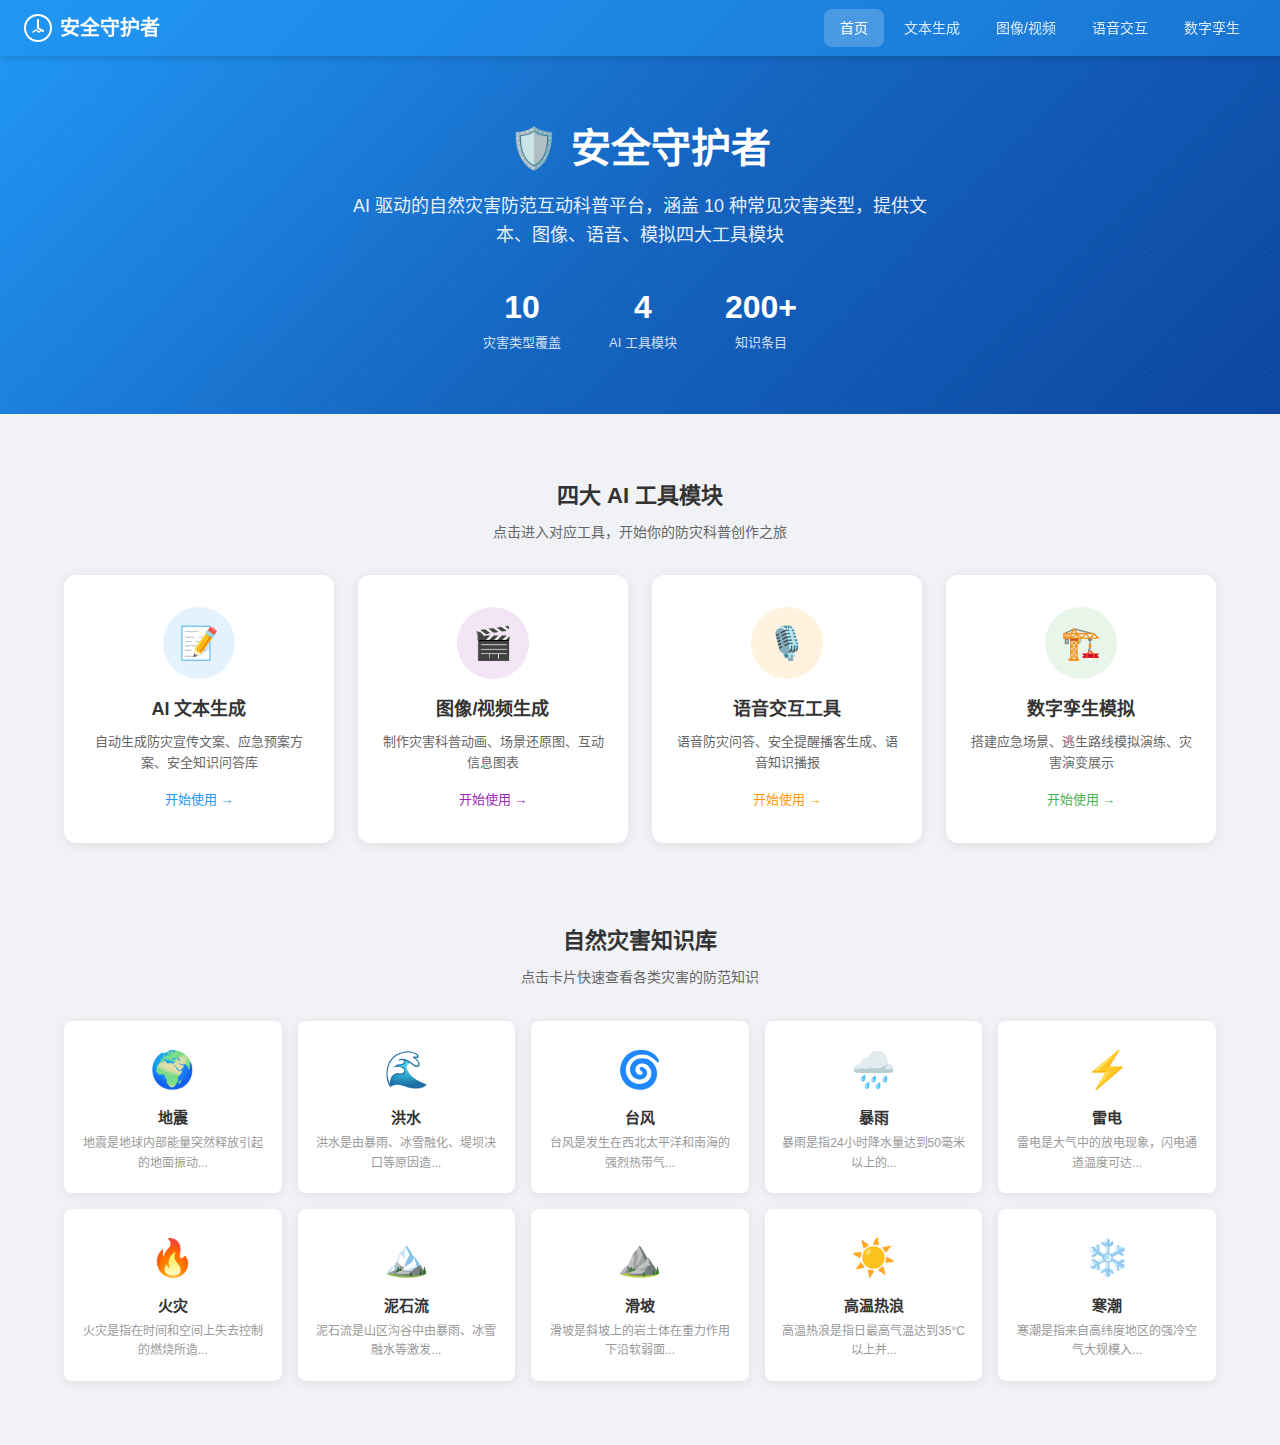
<file: html/index.html>
<!DOCTYPE html>
<html lang="zh-CN">
<head>
  <meta charset="UTF-8">
  <meta name="viewport" content="width=device-width, initial-scale=1.0">
  <title>安全守护者 — 自然灾害防范 AI 互动科普平台</title>
  <link rel="stylesheet" href="css/common.css">
  <style>
    .hero {
      background: linear-gradient(135deg, #2196F3 0%, #1565C0 50%, #0D47A1 100%);
      color: white;
      padding: 60px 24px;
      text-align: center;
      position: relative;
      overflow: hidden;
    }
    .hero::before {
      content: '';
      position: absolute;
      top: -50%;
      left: -50%;
      width: 200%;
      height: 200%;
      background: radial-gradient(circle, rgba(255,255,255,0.05) 1px, transparent 1px);
      background-size: 30px 30px;
      animation: drift 20s linear infinite;
    }
    @keyframes drift {
      from { transform: translate(0, 0); }
      to { transform: translate(30px, 30px); }
    }
    .hero h1 {
      font-size: 40px;
      font-weight: 800;
      margin-bottom: 12px;
      position: relative;
    }
    .hero p {
      font-size: 18px;
      opacity: 0.9;
      max-width: 600px;
      margin: 0 auto;
      position: relative;
    }
    .hero .stats {
      display: flex;
      justify-content: center;
      gap: 48px;
      margin-top: 32px;
      position: relative;
    }
    .hero .stat { text-align: center; }
    .hero .stat-num { font-size: 32px; font-weight: 700; }
    .hero .stat-label { font-size: 13px; opacity: 0.8; }

    .modules { padding: 40px 0; }
    .section-title {
      font-size: 22px;
      font-weight: 700;
      text-align: center;
      margin-bottom: 8px;
    }
    .section-desc {
      text-align: center;
      color: var(--text-secondary);
      margin-bottom: 32px;
      font-size: 14px;
    }

    .module-grid {
      display: grid;
      grid-template-columns: repeat(4, 1fr);
      gap: 24px;
    }

    .module-card {
      background: white;
      border-radius: var(--radius-lg);
      padding: 32px 24px;
      text-align: center;
      box-shadow: var(--shadow);
      transition: var(--transition);
      cursor: pointer;
      text-decoration: none;
      color: inherit;
      display: block;
      position: relative;
      overflow: hidden;
    }
    .module-card:hover {
      transform: translateY(-6px);
      box-shadow: var(--shadow-hover);
    }
    .module-card .icon-wrap {
      width: 72px;
      height: 72px;
      border-radius: 50%;
      display: flex;
      align-items: center;
      justify-content: center;
      font-size: 32px;
      margin: 0 auto 16px;
    }
    .module-card h3 {
      font-size: 18px;
      margin-bottom: 8px;
    }
    .module-card p {
      font-size: 13px;
      color: var(--text-secondary);
      line-height: 1.6;
    }
    .module-card .arrow {
      display: inline-flex;
      align-items: center;
      gap: 4px;
      margin-top: 16px;
      font-size: 13px;
      font-weight: 500;
    }

    .mc-text .icon-wrap { background: #E3F2FD; }
    .mc-text .arrow { color: #2196F3; }
    .mc-media .icon-wrap { background: #F3E5F5; }
    .mc-media .arrow { color: #9C27B0; }
    .mc-voice .icon-wrap { background: #FFF3E0; }
    .mc-voice .arrow { color: #FF9800; }
    .mc-twin .icon-wrap { background: #E8F5E9; }
    .mc-twin .arrow { color: #4CAF50; }

    /* 灾害知识卡片 */
    .disaster-grid {
      display: grid;
      grid-template-columns: repeat(5, 1fr);
      gap: 16px;
      margin-top: 24px;
    }
    .disaster-card {
      background: white;
      border-radius: var(--radius);
      padding: 20px 16px;
      text-align: center;
      box-shadow: var(--shadow);
      transition: var(--transition);
      cursor: pointer;
    }
    .disaster-card:hover {
      transform: translateY(-3px);
      box-shadow: var(--shadow-hover);
    }
    .disaster-card .d-icon {
      font-size: 36px;
      margin-bottom: 8px;
    }
    .disaster-card .d-name {
      font-size: 15px;
      font-weight: 600;
      margin-bottom: 4px;
    }
    .disaster-card .d-desc {
      font-size: 12px;
      color: var(--text-light);
    }

    /* 快速知识弹窗 */
    .knowledge-modal .modal {
      max-width: 700px;
    }
    .knowledge-modal .km-header {
      display: flex;
      align-items: center;
      gap: 12px;
      margin-bottom: 20px;
      padding-bottom: 16px;
      border-bottom: 1px solid var(--border);
    }
    .knowledge-modal .km-icon { font-size: 40px; }
    .knowledge-modal .km-title { font-size: 22px; font-weight: 700; }
    .knowledge-modal .km-tabs {
      display: flex;
      gap: 4px;
      margin-bottom: 16px;
      border-bottom: 1px solid var(--border);
      padding-bottom: 8px;
    }
    .knowledge-modal .km-tab {
      padding: 8px 16px;
      border: none;
      background: none;
      cursor: pointer;
      font-size: 14px;
      border-radius: var(--radius) var(--radius) 0 0;
      color: var(--text-secondary);
    }
    .knowledge-modal .km-tab.active {
      color: var(--primary);
      font-weight: 600;
      border-bottom: 2px solid var(--primary);
    }
    .knowledge-modal .km-content ul {
      list-style: none;
      padding: 0;
    }
    .knowledge-modal .km-content li {
      padding: 8px 0;
      border-bottom: 1px solid #F5F5F5;
      font-size: 14px;
      line-height: 1.6;
      display: flex;
      gap: 8px;
    }
    .knowledge-modal .km-content li::before {
      content: '•';
      color: var(--primary);
      font-weight: bold;
      flex-shrink: 0;
    }

    @media (max-width: 1024px) {
      .module-grid { grid-template-columns: repeat(2, 1fr); }
      .disaster-grid { grid-template-columns: repeat(3, 1fr); }
    }
    @media (max-width: 768px) {
      .hero { padding: 40px 16px; }
      .hero h1 { font-size: 28px; }
      .hero .stats { gap: 24px; }
      .module-grid { grid-template-columns: 1fr; }
      .disaster-grid { grid-template-columns: repeat(2, 1fr); }
    }
  </style>
</head>
<body>
  <nav class="navbar">
    <div class="logo">
      <svg viewBox="0 0 28 28" fill="none"><circle cx="14" cy="14" r="13" stroke="white" stroke-width="2"/><path d="M14 6v8l5 3" stroke="white" stroke-width="2" stroke-linecap="round"/><path d="M9 18l3-2 3 2 3-2" stroke="white" stroke-width="1.5" stroke-linecap="round"/></svg>
      安全守护者
    </div>
    <div class="nav-links">
      <a href="index.html" class="active">首页</a>
      <a href="pages/text-gen.html">文本生成</a>
      <a href="pages/media-gen.html">图像/视频</a>
      <a href="pages/voice-interact.html">语音交互</a>
      <a href="pages/digital-twin.html">数字孪生</a>
    </div>
  </nav>

  <section class="hero">
    <h1>🛡️ 安全守护者</h1>
    <p>AI 驱动的自然灾害防范互动科普平台，涵盖 10 种常见灾害类型，提供文本、图像、语音、模拟四大工具模块</p>
    <div class="stats">
      <div class="stat"><div class="stat-num">10</div><div class="stat-label">灾害类型覆盖</div></div>
      <div class="stat"><div class="stat-num">4</div><div class="stat-label">AI 工具模块</div></div>
      <div class="stat"><div class="stat-num">200+</div><div class="stat-label">知识条目</div></div>
    </div>
  </section>

  <div class="container">
    <section class="modules">
      <div class="section-title">四大 AI 工具模块</div>
      <div class="section-desc">点击进入对应工具，开始你的防灾科普创作之旅</div>
      <div class="module-grid">
        <a href="pages/text-gen.html" class="module-card mc-text">
          <div class="icon-wrap">📝</div>
          <h3>AI 文本生成</h3>
          <p>自动生成防灾宣传文案、应急预案方案、安全知识问答库</p>
          <div class="arrow">开始使用 →</div>
        </a>
        <a href="pages/media-gen.html" class="module-card mc-media">
          <div class="icon-wrap">🎬</div>
          <h3>图像/视频生成</h3>
          <p>制作灾害科普动画、场景还原图、互动信息图表</p>
          <div class="arrow">开始使用 →</div>
        </a>
        <a href="pages/voice-interact.html" class="module-card mc-voice">
          <div class="icon-wrap">🎙️</div>
          <h3>语音交互工具</h3>
          <p>语音防灾问答、安全提醒播客生成、语音知识播报</p>
          <div class="arrow">开始使用 →</div>
        </a>
        <a href="pages/digital-twin.html" class="module-card mc-twin">
          <div class="icon-wrap">🏗️</div>
          <h3>数字孪生模拟</h3>
          <p>搭建应急场景、逃生路线模拟演练、灾害演变展示</p>
          <div class="arrow">开始使用 →</div>
        </a>
      </div>
    </section>

    <section class="modules">
      <div class="section-title">自然灾害知识库</div>
      <div class="section-desc">点击卡片快速查看各类灾害的防范知识</div>
      <div class="disaster-grid" id="disasterGrid"></div>
    </section>
  </div>

  <div class="knowledge-modal" id="knowledgeModal" style="display:none;"></div>

  <script src="js/common.js"></script>
  <script>
    // 渲染灾害卡片
    const grid = document.getElementById('disasterGrid');
    DISASTER_TYPES.forEach(d => {
      const card = document.createElement('div');
      card.className = 'disaster-card';
      card.innerHTML = `<div class="d-icon">${d.icon}</div><div class="d-name">${d.name}</div><div class="d-desc">${d.basics[0].substring(0, 20)}...</div>`;
      card.onclick = () => showKnowledge(d.id);
      grid.appendChild(card);
    });

    function showKnowledge(id) {
      const d = DISASTER_DB[id];
      if (!d) return;

      const tabs = [
        { key: 'basics', label: '基础知识' },
        { key: 'signs', label: '前兆识别' },
        { key: 'preparation', label: '事前准备' },
        { key: 'duringAction', label: '应急避险' },
        { key: 'afterAction', label: '灾后处理' }
      ];

      const modal = document.getElementById('knowledgeModal');
      modal.style.display = '';
      modal.innerHTML = `
        <div class="modal-overlay" onclick="closeKnowledge(event)">
          <div class="modal" onclick="event.stopPropagation()">
            <div class="km-header">
              <span class="km-icon">${d.icon}</span>
              <div>
                <div class="km-title">${d.name}防范知识</div>
                <div style="font-size:13px;color:#999;">点击标签切换内容</div>
              </div>
            </div>
            <div class="km-tabs">
              ${tabs.map((t, i) => `<button class="km-tab ${i===0?'active':''}" onclick="switchTab(this,'${t.key}','${id}')">${t.label}</button>`).join('')}
            </div>
            <div class="km-content" id="kmContent">
              <ul>${d.basics.map(s => `<li>${s}</li>`).join('')}</ul>
            </div>
            <div class="modal-footer">
              <button class="btn btn-outline" onclick="closeKnowledge()">关闭</button>
            </div>
          </div>
        </div>`;
    }

    function switchTab(btn, key, id) {
      const d = DISASTER_DB[id];
      document.querySelectorAll('.km-tab').forEach(t => t.classList.remove('active'));
      btn.classList.add('active');
      const items = d[key] || [];
      document.getElementById('kmContent').innerHTML = `<ul>${items.map(s => `<li>${s}</li>`).join('')}</ul>`;
    }

    function closeKnowledge(e) {
      if (e && e.target !== e.currentTarget) return;
      document.getElementById('knowledgeModal').style.display = 'none';
    }
  </script>
</body>
</html>
</file>
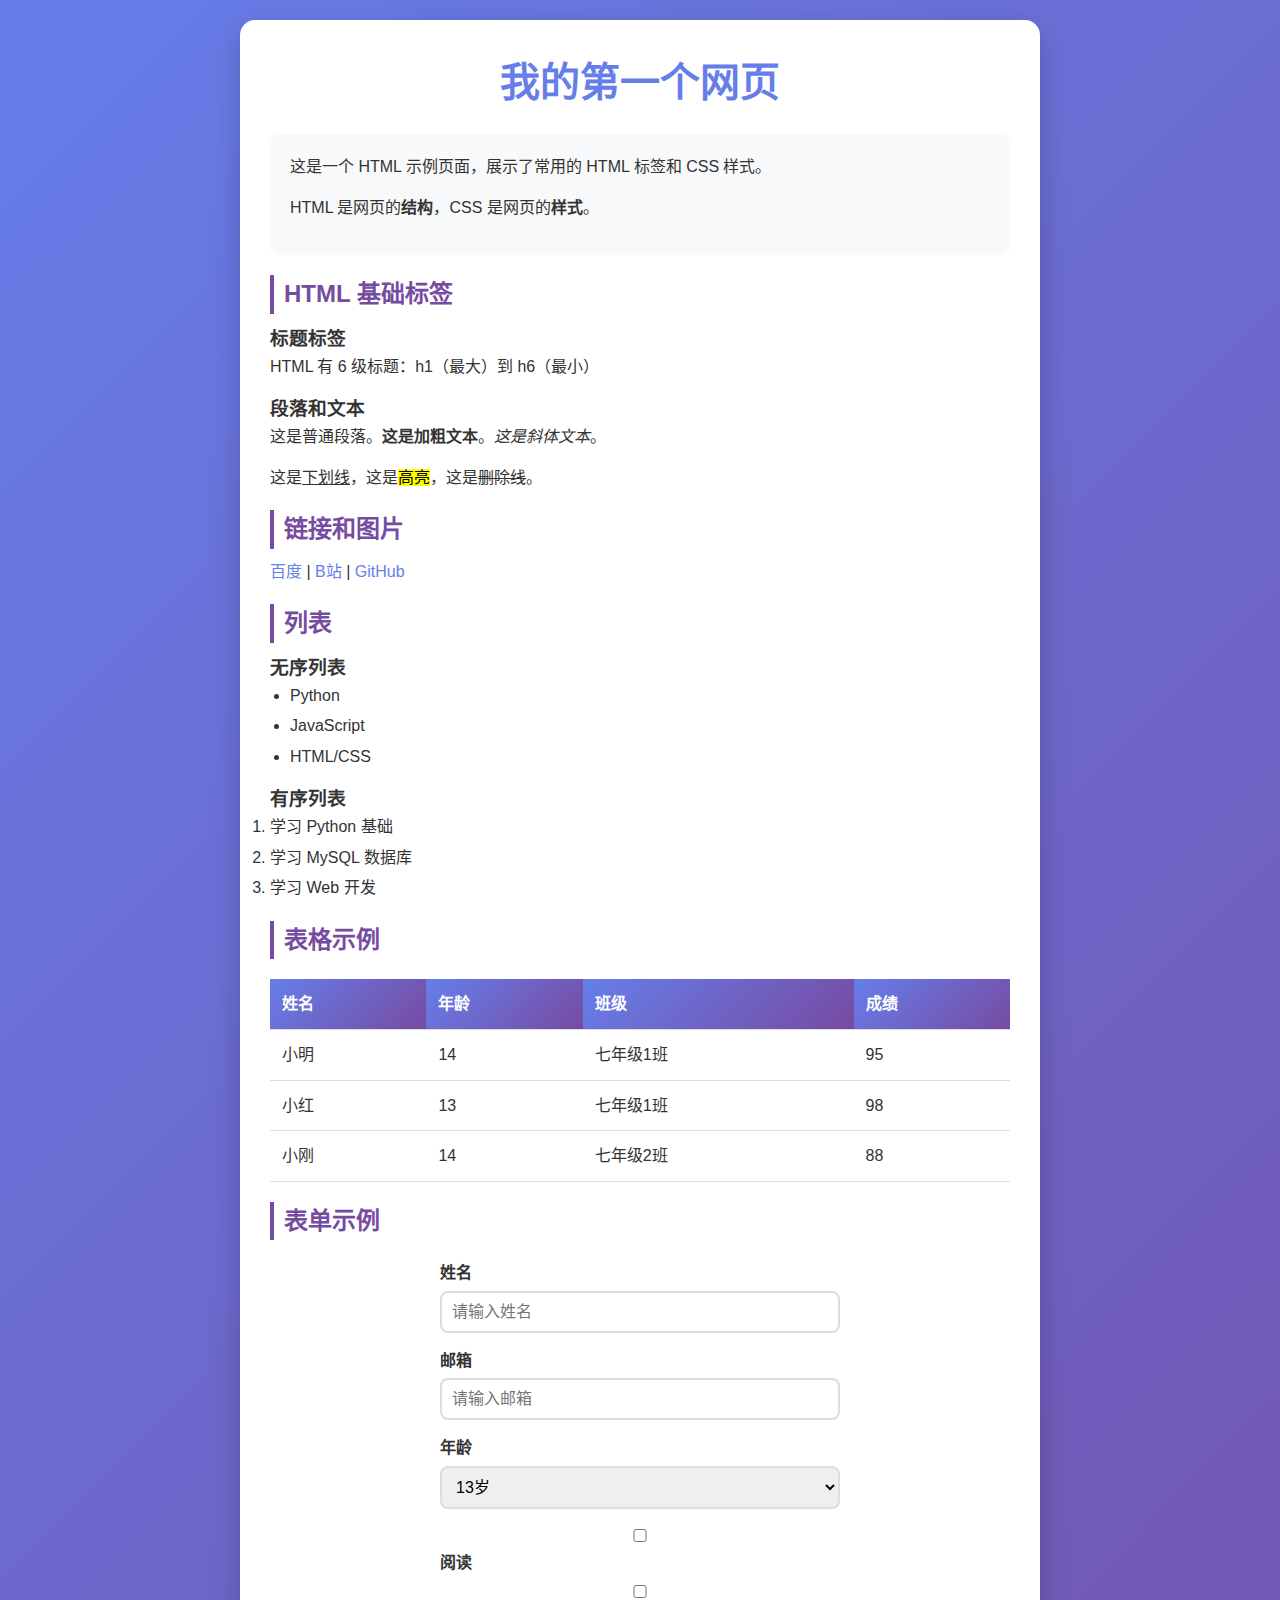
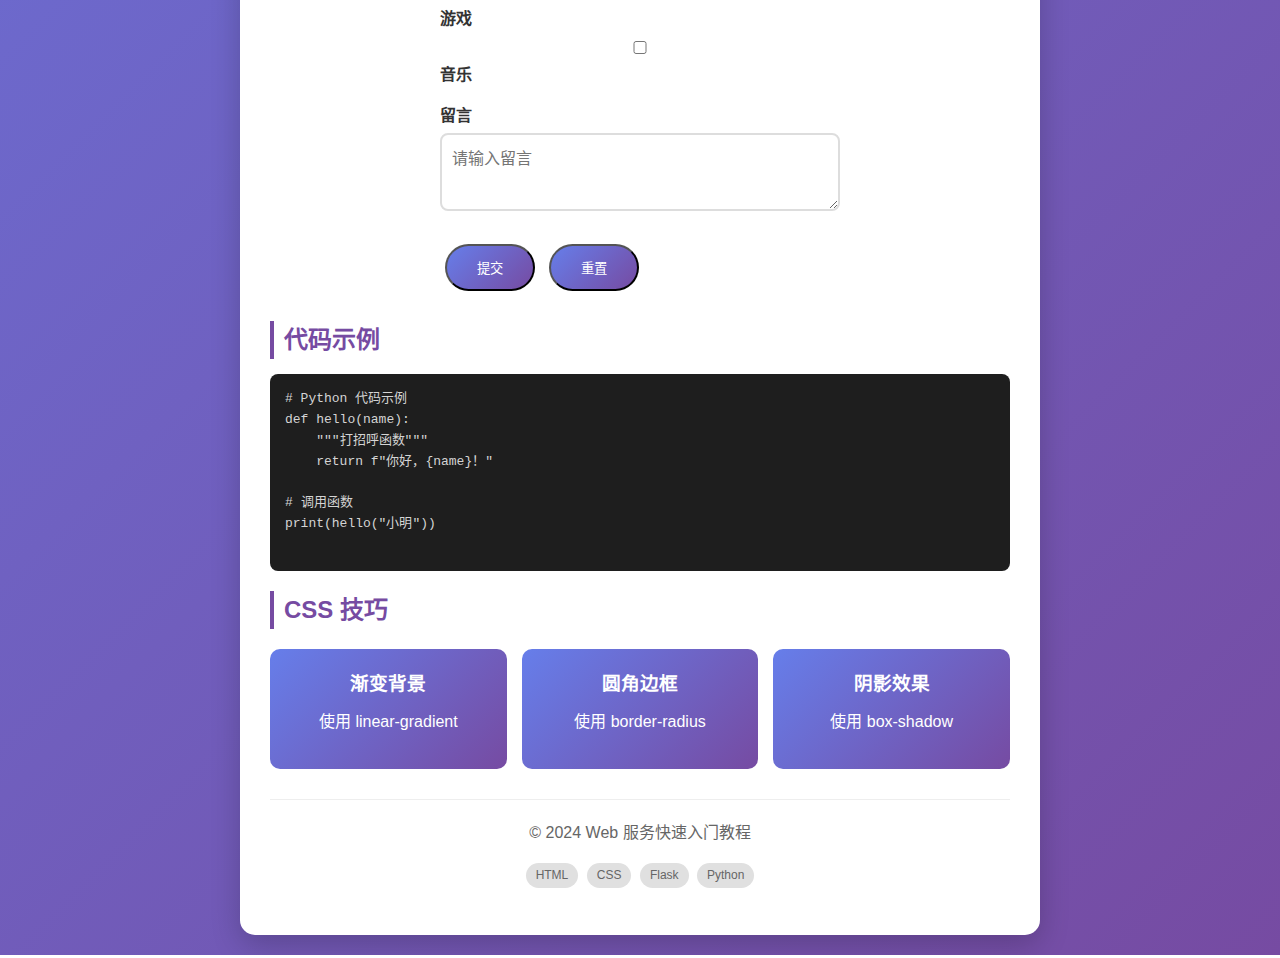
<file: webserver/templates/index.html>
<!DOCTYPE html>
<html lang="zh-CN">
<head>
    <meta charset="UTF-8">
    <meta name="viewport" content="width=device-width, initial-scale=1.0">
    <title>我的第一个网页</title>
    <style>
        /* CSS 样式 */
        * {
            margin: 0;
            padding: 0;
            box-sizing: border-box;
        }

        body {
            font-family: 'Microsoft YaHei', Arial, sans-serif;
            line-height: 1.6;
            color: #333;
            background: linear-gradient(135deg, #667eea 0%, #764ba2 100%);
            min-height: 100vh;
            padding: 20px;
        }

        .container {
            max-width: 800px;
            margin: 0 auto;
            background: white;
            border-radius: 15px;
            padding: 30px;
            box-shadow: 0 10px 30px rgba(0,0,0,0.2);
        }

        h1 {
            color: #667eea;
            text-align: center;
            margin-bottom: 20px;
            font-size: 2.5em;
        }

        h2 {
            color: #764ba2;
            border-left: 4px solid #764ba2;
            padding-left: 10px;
            margin: 20px 0 10px 0;
        }

        p {
            margin-bottom: 15px;
        }

        .intro {
            background: #f8f9fa;
            padding: 20px;
            border-radius: 10px;
            margin-bottom: 20px;
        }

        .feature-list {
            display: grid;
            grid-template-columns: repeat(auto-fit, minmax(200px, 1fr));
            gap: 15px;
            margin: 20px 0;
        }

        .feature {
            background: linear-gradient(135deg, #667eea 0%, #764ba2 100%);
            color: white;
            padding: 20px;
            border-radius: 10px;
            text-align: center;
        }

        .feature h3 {
            margin-bottom: 10px;
        }

        ul {
            margin-left: 20px;
            margin-bottom: 15px;
        }

        li {
            margin-bottom: 5px;
        }

        a {
            color: #667eea;
            text-decoration: none;
        }

        a:hover {
            text-decoration: underline;
        }

        .btn {
            display: inline-block;
            background: linear-gradient(135deg, #667eea 0%, #764ba2 100%);
            color: white;
            padding: 12px 30px;
            border-radius: 25px;
            text-decoration: none;
            margin: 10px 5px;
            transition: transform 0.3s, box-shadow 0.3s;
        }

        .btn:hover {
            transform: translateY(-3px);
            box-shadow: 0 5px 20px rgba(102, 126, 234, 0.4);
            text-decoration: none;
        }

        .code-block {
            background: #1e1e1e;
            color: #d4d4d4;
            padding: 15px;
            border-radius: 8px;
            overflow-x: auto;
            font-family: 'Consolas', monospace;
            margin: 15px 0;
        }

        .tag {
            display: inline-block;
            background: #e0e0e0;
            padding: 3px 10px;
            border-radius: 15px;
            font-size: 12px;
            margin: 2px;
        }

        footer {
            text-align: center;
            margin-top: 30px;
            padding-top: 20px;
            border-top: 1px solid #eee;
            color: #666;
        }

        /* 表单样式 */
        form {
            max-width: 400px;
            margin: 20px auto;
        }

        .form-group {
            margin-bottom: 15px;
        }

        .form-group label {
            display: block;
            margin-bottom: 5px;
            font-weight: bold;
        }

        .form-group input,
        .form-group select,
        .form-group textarea {
            width: 100%;
            padding: 10px;
            border: 2px solid #ddd;
            border-radius: 8px;
            font-size: 16px;
            transition: border-color 0.3s;
        }

        .form-group input:focus,
        .form-group select:focus,
        .form-group textarea:focus {
            outline: none;
            border-color: #667eea;
        }

        /* 表格样式 */
        table {
            width: 100%;
            border-collapse: collapse;
            margin: 20px 0;
        }

        th, td {
            padding: 12px;
            text-align: left;
            border-bottom: 1px solid #ddd;
        }

        th {
            background: linear-gradient(135deg, #667eea 0%, #764ba2 100%);
            color: white;
        }

        tr:hover {
            background: #f5f5f5;
        }

        /* 卡片样式 */
        .card {
            background: white;
            border-radius: 10px;
            padding: 20px;
            margin: 15px 0;
            box-shadow: 0 2px 10px rgba(0,0,0,0.1);
        }

        .card-header {
            border-bottom: 2px solid #667eea;
            padding-bottom: 10px;
            margin-bottom: 15px;
        }
    </style>
</head>
<body>
    <div class="container">
        <h1>我的第一个网页</h1>

        <div class="intro">
            <p>这是一个 HTML 示例页面，展示了常用的 HTML 标签和 CSS 样式。</p>
            <p>HTML 是网页的<strong>结构</strong>，CSS 是网页的<strong>样式</strong>。</p>
        </div>

        <h2>HTML 基础标签</h2>

        <h3>标题标签</h3>
        <p>HTML 有 6 级标题：h1（最大）到 h6（最小）</p>

        <h3>段落和文本</h3>
        <p>这是普通段落。<strong>这是加粗文本</strong>。<em>这是斜体文本</em>。</p>
        <p>这是<u>下划线</u>，这是<mark>高亮</mark>，这是<del>删除线</del>。</p>

        <h2>链接和图片</h2>
        <p>
            <a href="https://www.baidu.com" target="_blank">百度</a> |
            <a href="https://www.bilibili.com" target="_blank">B站</a> |
            <a href="https://www.github.com" target="_blank">GitHub</a>
        </p>

        <h2>列表</h2>

        <h3>无序列表</h3>
        <ul>
            <li>Python</li>
            <li>JavaScript</li>
            <li>HTML/CSS</li>
        </ul>

        <h3>有序列表</h3>
        <ol>
            <li>学习 Python 基础</li>
            <li>学习 MySQL 数据库</li>
            <li>学习 Web 开发</li>
        </ol>

        <h2>表格示例</h2>
        <table>
            <thead>
                <tr>
                    <th>姓名</th>
                    <th>年龄</th>
                    <th>班级</th>
                    <th>成绩</th>
                </tr>
            </thead>
            <tbody>
                <tr>
                    <td>小明</td>
                    <td>14</td>
                    <td>七年级1班</td>
                    <td>95</td>
                </tr>
                <tr>
                    <td>小红</td>
                    <td>13</td>
                    <td>七年级1班</td>
                    <td>98</td>
                </tr>
                <tr>
                    <td>小刚</td>
                    <td>14</td>
                    <td>七年级2班</td>
                    <td>88</td>
                </tr>
            </tbody>
        </table>

        <h2>表单示例</h2>
        <form action="#" method="POST">
            <div class="form-group">
                <label for="name">姓名</label>
                <input type="text" id="name" name="name" placeholder="请输入姓名" required>
            </div>

            <div class="form-group">
                <label for="email">邮箱</label>
                <input type="email" id="email" name="email" placeholder="请输入邮箱">
            </div>

            <div class="form-group">
                <label for="age">年龄</label>
                <select id="age" name="age">
                    <option value="13">13岁</option>
                    <option value="14">14岁</option>
                    <option value="15">15岁</option>
                </select>
            </div>

            <div class="form-group">
                <label>
                    <input type="checkbox" name="hobby" value="reading"> 阅读
                </label>
                <label>
                    <input type="checkbox" name="hobby" value="gaming"> 游戏
                </label>
                <label>
                    <input type="checkbox" name="hobby" value="music"> 音乐
                </label>
            </div>

            <div class="form-group">
                <label for="message">留言</label>
                <textarea id="message" name="message" rows="3" placeholder="请输入留言"></textarea>
            </div>

            <button type="submit" class="btn">提交</button>
            <button type="reset" class="btn">重置</button>
        </form>

        <h2>代码示例</h2>
        <div class="code-block">
            <pre>
# Python 代码示例
def hello(name):
    """打招呼函数"""
    return f"你好，{name}！"

# 调用函数
print(hello("小明"))
            </pre>
        </div>

        <h2>CSS 技巧</h2>
        <div class="feature-list">
            <div class="feature">
                <h3>渐变背景</h3>
                <p>使用 linear-gradient</p>
            </div>
            <div class="feature">
                <h3>圆角边框</h3>
                <p>使用 border-radius</p>
            </div>
            <div class="feature">
                <h3>阴影效果</h3>
                <p>使用 box-shadow</p>
            </div>
        </div>

        <footer>
            <p>© 2024 Web 服务快速入门教程</p>
            <p>
                <span class="tag">HTML</span>
                <span class="tag">CSS</span>
                <span class="tag">Flask</span>
                <span class="tag">Python</span>
            </p>
        </footer>
    </div>
</body>
</html>
</file>
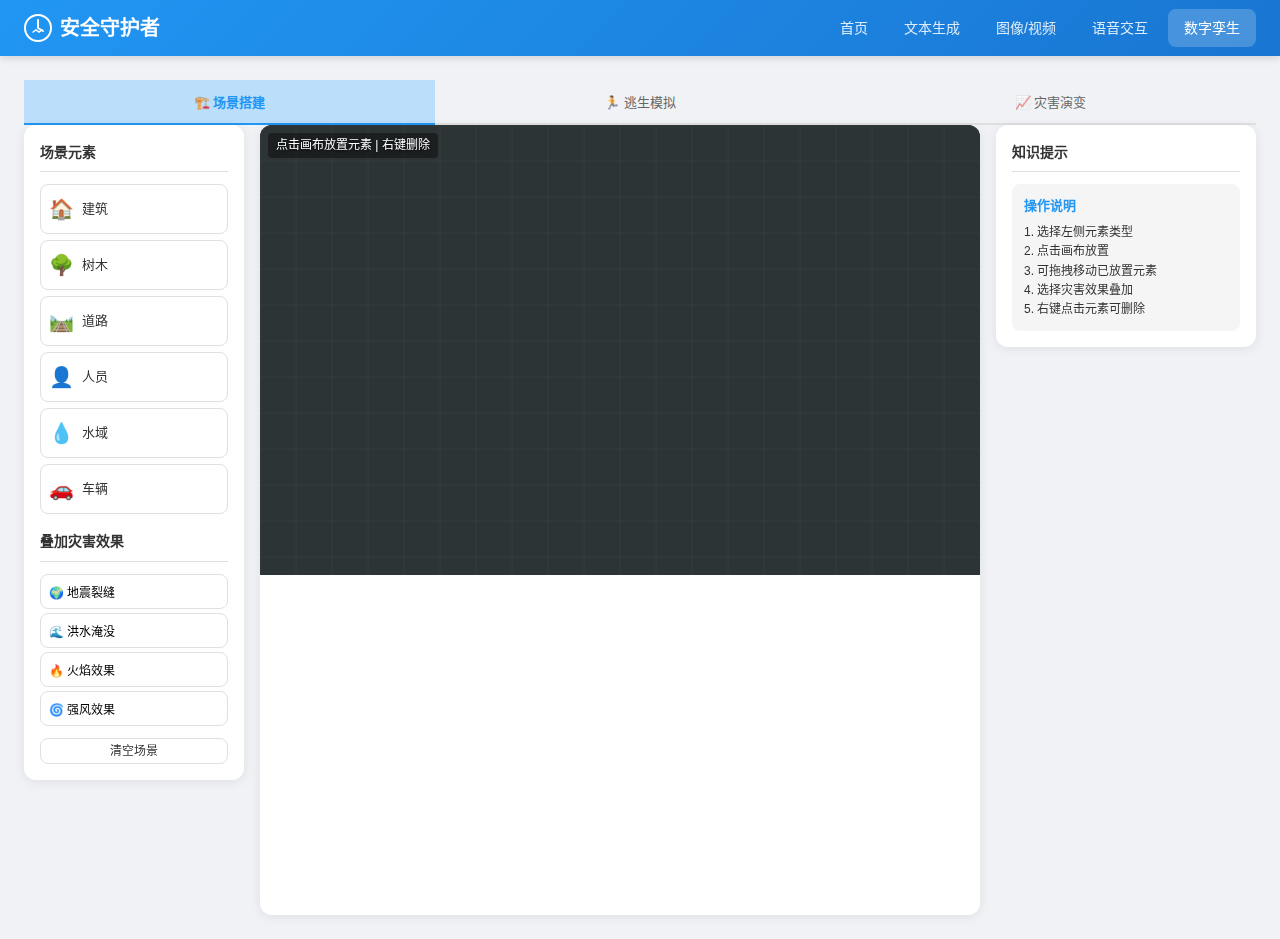
<file: html/pages/digital-twin.html>
<!DOCTYPE html>
<html lang="zh-CN">
<head>
  <meta charset="UTF-8">
  <meta name="viewport" content="width=device-width, initial-scale=1.0">
  <title>数字孪生模拟 - 安全守护者</title>
  <link rel="stylesheet" href="../css/common.css">
  <style>
    .workspace { display: grid; grid-template-columns: 220px 1fr 260px; gap: 16px; min-height: calc(100vh - 110px); }
    .side-panel { background: var(--card); border-radius: var(--radius-lg); padding: 16px; box-shadow: var(--shadow); height: fit-content; position: sticky; top: 76px; }
    .main-area { background: var(--card); border-radius: var(--radius-lg); box-shadow: var(--shadow); overflow: hidden; }
    .tab-bar { display: flex; border-bottom: 2px solid var(--border); }
    .tab-bar button { flex:1; padding: 12px 8px; border: none; background: none; cursor: pointer; font-size: 13px; color: var(--text-secondary); border-bottom: 2px solid transparent; margin-bottom: -2px; transition: var(--transition); }
    .tab-bar button.active { color: var(--primary); border-bottom-color: var(--primary); font-weight: 600; background: var(--primary-light); }
    .canvas-container { position: relative; background: #1a1a2e; }
    canvas#sceneCanvas { display: block; width: 100%; cursor: crosshair; }
    .hud { position: absolute; top: 8px; left: 8px; color: white; font-size: 12px; text-shadow: 0 1px 3px rgba(0,0,0,0.8); pointer-events: none; }
    .hud div { margin-bottom: 4px; padding: 3px 8px; background: rgba(0,0,0,0.4); border-radius: 4px; display: inline-block; margin-right: 4px; }
    .panel-title { font-size: 14px; font-weight: 600; margin-bottom: 12px; padding-bottom: 8px; border-bottom: 1px solid var(--border); }
    .element-list { display: flex; flex-direction: column; gap: 6px; margin-bottom: 16px; }
    .element-item { display: flex; align-items: center; gap: 8px; padding: 8px; border: 1px solid var(--border); border-radius: var(--radius); cursor: grab; font-size: 13px; transition: var(--transition); }
    .element-item:hover { border-color: var(--primary); background: var(--primary-light); }
    .element-item .el-icon { font-size: 20px; }
    .disaster-select { display: flex; flex-direction: column; gap: 4px; }
    .disaster-btn { padding: 8px; border: 1px solid var(--border); border-radius: var(--radius); background: white; cursor: pointer; font-size: 12px; text-align: left; transition: var(--transition); display: flex; align-items: center; gap: 6px; }
    .disaster-btn:hover { border-color: var(--warning); }
    .disaster-btn.active { border-color: var(--danger); background: #FFF3E0; }
    .info-card { background: #F5F5F5; border-radius: var(--radius); padding: 12px; font-size: 12px; line-height: 1.6; margin-top: 12px; }
    .info-card h4 { font-size: 13px; margin-bottom: 6px; color: var(--primary); }
    .escape-status { text-align: center; padding: 16px; }
    .escape-status .timer { font-size: 36px; font-weight: 700; font-family: monospace; }
    .escape-status .timer.warning { color: var(--danger); }
    .escape-status .timer.success { color: var(--success); }
    .escape-status .label { font-size: 13px; color: var(--text-secondary); margin-top: 4px; }
    .timeline-wrap { margin-top: 12px; }
    .timeline-wrap label { font-size: 12px; color: var(--text-secondary); display: block; margin-bottom: 4px; }
    .timeline-wrap input[type="range"] { width: 100%; }
    .compare-split { display: grid; grid-template-columns: 1fr 1fr; gap: 2px; background: #333; }
    .compare-split canvas { display: block; width: 100%; }
    .compare-label { position: absolute; bottom: 8px; left: 50%; transform: translateX(-50%); background: rgba(0,0,0,0.6); color: white; padding: 3px 10px; border-radius: 4px; font-size: 12px; pointer-events: none; }
    .score-popup { position: absolute; top: 50%; left: 50%; transform: translate(-50%, -50%); background: rgba(0,0,0,0.8); color: white; padding: 30px 40px; border-radius: var(--radius-lg); text-align: center; z-index: 10; }
    .score-popup h2 { font-size: 28px; margin-bottom: 8px; }
    .score-popup p { font-size: 14px; opacity: 0.9; }
    @media(max-width:1024px){.workspace{grid-template-columns:1fr;}.side-panel{position:static;}}
  </style>
</head>
<body>
  <nav class="navbar">
    <a href="../index.html" class="logo">
      <svg viewBox="0 0 28 28" fill="none"><circle cx="14" cy="14" r="13" stroke="white" stroke-width="2"/><path d="M14 6v8l5 3" stroke="white" stroke-width="2" stroke-linecap="round"/><path d="M9 18l3-2 3 2 3-2" stroke="white" stroke-width="1.5" stroke-linecap="round"/></svg>
      安全守护者
    </a>
    <div class="nav-links">
      <a href="../index.html">首页</a>
      <a href="text-gen.html">文本生成</a>
      <a href="media-gen.html">图像/视频</a>
      <a href="voice-interact.html">语音交互</a>
      <a href="digital-twin.html" class="active">数字孪生</a>
    </div>
  </nav>

  <div class="container-wide">
    <div class="tab-bar" id="mainTab">
      <button class="active" onclick="switchTab('editor')">🏗️ 场景搭建</button>
      <button onclick="switchTab('escape')">🏃 逃生模拟</button>
      <button onclick="switchTab('evolution')">📈 灾害演变</button>
    </div>

    <!-- Tab 1: Scene Editor -->
    <div class="workspace" id="tab-editor">
      <div class="side-panel">
        <div class="panel-title">场景元素</div>
        <div class="element-list" id="elementList">
          <div class="element-item" draggable="true" data-type="building"><span class="el-icon">🏠</span>建筑</div>
          <div class="element-item" draggable="true" data-type="tree"><span class="el-icon">🌳</span>树木</div>
          <div class="element-item" draggable="true" data-type="road"><span class="el-icon">🛤️</span>道路</div>
          <div class="element-item" draggable="true" data-type="person"><span class="el-icon">👤</span>人员</div>
          <div class="element-item" draggable="true" data-type="water"><span class="el-icon">💧</span>水域</div>
          <div class="element-item" draggable="true" data-type="vehicle"><span class="el-icon">🚗</span>车辆</div>
        </div>
        <div class="panel-title">叠加灾害效果</div>
        <div class="disaster-select" id="disasterEffects">
          <button class="disaster-btn" onclick="toggleEffect('earthquake')">🌍 地震裂缝</button>
          <button class="disaster-btn" onclick="toggleEffect('flood')">🌊 洪水淹没</button>
          <button class="disaster-btn" onclick="toggleEffect('fire')">🔥 火焰效果</button>
          <button class="disaster-btn" onclick="toggleEffect('wind')">🌀 强风效果</button>
        </div>
        <button class="btn btn-sm btn-outline" style="width:100%;margin-top:12px;" onclick="clearScene()">清空场景</button>
      </div>

      <div class="main-area">
        <div class="canvas-container" id="editorContainer">
          <canvas id="sceneCanvas" width="800" height="500"></canvas>
          <div class="hud"><div id="hudInfo">点击画布放置元素 | 右键删除</div></div>
        </div>
      </div>

      <div class="side-panel" id="knowledgePanel">
        <div class="panel-title">知识提示</div>
        <div class="info-card" id="tipCard">
          <h4>操作说明</h4>
          <p>1. 选择左侧元素类型<br>2. 点击画布放置<br>3. 可拖拽移动已放置元素<br>4. 选择灾害效果叠加<br>5. 右键点击元素可删除</p>
        </div>
      </div>
    </div>

    <!-- Tab 2: Escape Simulation -->
    <div class="workspace" id="tab-escape" style="display:none;">
      <div class="side-panel">
        <div class="panel-title">选择场景</div>
        <div style="display:flex;flex-direction:column;gap:6px;">
          <button class="btn btn-primary btn-sm" onclick="startEscape('school')">🏫 学校教室</button>
          <button class="btn btn-outline btn-sm" onclick="startEscape('home')">🏠 家庭住宅</button>
          <button class="btn btn-outline btn-sm" onclick="startEscape('outdoor')">🏔️ 户外山地</button>
        </div>
        <div class="panel-title" style="margin-top:16px;">选择灾害</div>
        <select class="form-control" id="escapeDisaster" onchange="updateEscapeTips()">
          <option value="earthquake">🌍 地震</option>
          <option value="fire">🔥 火灾</option>
          <option value="flood">🌊 洪水</option>
        </select>
        <button class="btn btn-warning btn-sm" style="width:100%;margin-top:12px;" onclick="triggerDisaster()">触发灾害</button>
        <div class="info-card" id="escapeTips">
          <h4>操作说明</h4>
          <p>选择场景后，点击"触发灾害"开始模拟。在限定时间内点击画布引导角色（蓝色圆点）到达绿色安全出口。</p>
        </div>
      </div>

      <div class="main-area">
        <div class="canvas-container" id="escapeContainer" style="position:relative;">
          <canvas id="escapeCanvas" width="800" height="500"></canvas>
          <div class="hud">
            <div id="escapeHud">选择场景开始逃生演练</div>
          </div>
          <div class="score-popup" id="scorePopup" style="display:none;"></div>
        </div>
      </div>

      <div class="side-panel">
        <div class="panel-title">演练状态</div>
        <div class="escape-status">
          <div class="timer" id="escapeTimer">--</div>
          <div class="label" id="escapeStatus">等待开始</div>
        </div>
        <div class="info-card" id="escapeKnowledge">
          <h4>逃生要点</h4>
          <p>请先选择场景和灾害类型</p>
        </div>
      </div>
    </div>

    <!-- Tab 3: Disaster Evolution -->
    <div class="workspace" id="tab-evolution" style="display:none;">
      <div class="side-panel">
        <div class="panel-title">灾害类型</div>
        <div style="display:flex;flex-direction:column;gap:6px;">
          <button class="btn btn-primary btn-sm" onclick="setEvolution('earthquake')">🌍 地震</button>
          <button class="btn btn-outline btn-sm" onclick="setEvolution('flood')">🌊 洪水</button>
          <button class="btn btn-outline btn-sm" onclick="setEvolution('typhoon')">🌀 台风</button>
        </div>
        <div class="timeline-wrap">
          <label>时间进度: <span id="evoProgress">0%</span></label>
          <input type="range" id="evoSlider" min="0" max="100" value="0" oninput="drawEvolution()">
        </div>
        <div class="timeline-wrap">
          <label>灾害强度: <span id="evoIntensity">中等</span></label>
          <input type="range" id="evoIntensitySlider" min="1" max="3" value="2" oninput="updateIntensity()">
        </div>
        <button class="btn btn-primary btn-sm" style="width:100%;" onclick="playEvolution()">▶ 自动播放</button>
      </div>

      <div class="main-area">
        <div class="canvas-container">
          <div class="compare-split" id="evoSplit">
            <div style="position:relative;">
              <canvas id="evoCanvasNoPrep" width="400" height="500"></canvas>
              <div class="compare-label">无防范措施</div>
            </div>
            <div style="position:relative;">
              <canvas id="evoCanvasPrep" width="400" height="500"></canvas>
              <div class="compare-label">有防范措施</div>
            </div>
          </div>
        </div>
      </div>

      <div class="side-panel">
        <div class="panel-title">演变说明</div>
        <div class="info-card" id="evoInfo">
          <h4>当前阶段</h4>
          <p>拖动时间轴查看灾害从发生到结束的全过程。左侧为无防范情况，右侧为有防范措施情况。</p>
        </div>
      </div>
    </div>
  </div>

  <script src="../js/common.js"></script>
  <script>
    // ===== Tab Switching =====
    function switchTab(tab) {
      ['editor','escape','evolution'].forEach(t => {
        document.getElementById('tab-' + t).style.display = t === tab ? '' : 'none';
      });
      document.querySelectorAll('#mainTab button').forEach(b => b.classList.remove('active'));
      event.target.classList.add('active');
    }

    // ========================================
    // Tab 1: Scene Editor
    // ========================================
    const editorCanvas = document.getElementById('sceneCanvas');
    const ectx = editorCanvas.getContext('2d');
    let selectedElement = 'building';
    let placedElements = [];
    let activeEffects = new Set();
    let draggingEl = null;
    let dragOffset = { x: 0, y: 0 };

    // Element selection
    document.querySelectorAll('.element-item').forEach(item => {
      item.addEventListener('click', () => {
        document.querySelectorAll('.element-item').forEach(i => i.style.borderColor = '');
        item.style.borderColor = 'var(--primary)';
        selectedElement = item.dataset.type;
      });
    });

    // Canvas click to place
    editorCanvas.addEventListener('click', (e) => {
      const rect = editorCanvas.getBoundingClientRect();
      const scaleX = editorCanvas.width / rect.width;
      const scaleY = editorCanvas.height / rect.height;
      const x = (e.clientX - rect.left) * scaleX;
      const y = (e.clientY - rect.top) * scaleY;

      // Check if clicking on existing element
      const clicked = placedElements.find(el => Math.abs(el.x - x) < 25 && Math.abs(el.y - y) < 25);
      if (clicked && !draggingEl) {
        draggingEl = clicked;
        dragOffset = { x: x - clicked.x, y: y - clicked.y };
        return;
      }

      // Place new element
      const shapes = {
        building: { color: '#78909C', w: 40, h: 50, icon: '🏠' },
        tree: { color: '#4CAF50', w: 25, h: 25, icon: '🌳' },
        road: { color: '#616161', w: 60, h: 12, icon: '' },
        person: { color: '#2196F3', w: 12, h: 12, icon: '' },
        water: { color: 'rgba(33,150,243,0.5)', w: 50, h: 30, icon: '' },
        vehicle: { color: '#F44336', w: 30, h: 18, icon: '' }
      };
      const s = shapes[selectedElement];
      if (s) {
        placedElements.push({ type: selectedElement, x, y, ...s });
        drawEditorScene();
      }
    });

    editorCanvas.addEventListener('mousemove', (e) => {
      if (!draggingEl) return;
      const rect = editorCanvas.getBoundingClientRect();
      const scaleX = editorCanvas.width / rect.width;
      const scaleY = editorCanvas.height / rect.height;
      draggingEl.x = (e.clientX - rect.left) * scaleX - dragOffset.x;
      draggingEl.y = (e.clientY - rect.top) * scaleY - dragOffset.y;
      drawEditorScene();
    });

    editorCanvas.addEventListener('mouseup', () => { draggingEl = null; });
    editorCanvas.addEventListener('contextmenu', (e) => {
      e.preventDefault();
      const rect = editorCanvas.getBoundingClientRect();
      const scaleX = editorCanvas.width / rect.width;
      const scaleY = editorCanvas.height / rect.height;
      const x = (e.clientX - rect.left) * scaleX;
      const y = (e.clientY - rect.top) * scaleY;
      const idx = placedElements.findIndex(el => Math.abs(el.x - x) < 25 && Math.abs(el.y - y) < 25);
      if (idx >= 0) { placedElements.splice(idx, 1); drawEditorScene(); }
    });

    function toggleEffect(type) {
      if (activeEffects.has(type)) activeEffects.delete(type);
      else activeEffects.add(type);
      document.querySelectorAll('.disaster-btn').forEach(b => b.classList.remove('active'));
      activeEffects.forEach(t => {
        document.querySelectorAll('.disaster-btn').forEach(b => {
          if (b.textContent.includes({ earthquake: '地震', flood: '洪水', fire: '火焰', wind: '强风' }[t])) b.classList.add('active');
        });
      });
      drawEditorScene();
    }

    function clearScene() { placedElements = []; activeEffects.clear(); drawEditorScene(); }

    function drawEditorScene() {
      ectx.clearRect(0, 0, 800, 500);
      // Background grid
      ectx.fillStyle = '#2D3436'; ectx.fillRect(0, 0, 800, 500);
      ectx.strokeStyle = 'rgba(255,255,255,0.05)'; ectx.lineWidth = 1;
      for (let x = 0; x < 800; x += 40) { ectx.beginPath(); ectx.moveTo(x, 0); ectx.lineTo(x, 500); ectx.stroke(); }
      for (let y = 0; y < 500; y += 40) { ectx.beginPath(); ectx.moveTo(0, y); ectx.lineTo(800, y); ectx.stroke(); }

      // Draw elements
      placedElements.forEach(el => {
        if (el.type === 'building') {
          ectx.fillStyle = el.color; ectx.fillRect(el.x - el.w/2, el.y - el.h, el.w, el.h);
          ectx.fillStyle = '#FFF9C4'; for (let wy = el.y - el.h + 8; wy < el.y - 5; wy += 14) for (let wx = el.x - el.w/2 + 6; wx < el.x + el.w/2 - 6; wx += 12) ectx.fillRect(wx, wy, 6, 8);
        } else if (el.type === 'tree') {
          ectx.fillStyle = '#5D4037'; ectx.fillRect(el.x - 3, el.y - 5, 6, 15);
          ectx.fillStyle = '#388E3C'; ectx.beginPath(); ectx.arc(el.x, el.y - 15, 14, 0, Math.PI * 2); ectx.fill();
        } else if (el.type === 'road') {
          ectx.fillStyle = el.color; ectx.fillRect(el.x - el.w/2, el.y - el.h/2, el.w, el.h);
          ectx.strokeStyle = '#FFF'; ectx.lineWidth = 1; ectx.setLineDash([6, 6]);
          ectx.beginPath(); ectx.moveTo(el.x - el.w/2, el.y); ectx.lineTo(el.x + el.w/2, el.y); ectx.stroke();
          ectx.setLineDash([]);
        } else if (el.type === 'person') {
          ectx.fillStyle = '#2196F3'; ectx.beginPath(); ectx.arc(el.x, el.y - 8, 5, 0, Math.PI * 2); ectx.fill();
          ectx.fillRect(el.x - 3, el.y - 3, 6, 12);
        } else if (el.type === 'water') {
          ectx.fillStyle = el.color; ectx.fillRect(el.x - el.w/2, el.y - el.h/2, el.w, el.h);
        } else if (el.type === 'vehicle') {
          ectx.fillStyle = el.color; ectx.fillRect(el.x - 15, el.y - 9, 30, 18);
          ectx.fillStyle = '#B3E5FC'; ectx.fillRect(el.x - 10, el.y - 7, 8, 6); ectx.fillRect(el.x + 4, el.y - 7, 8, 6);
        }
      });

      // Draw effects
      const t = Date.now() / 1000;
      if (activeEffects.has('earthquake')) {
        ectx.strokeStyle = '#8D6E63'; ectx.lineWidth = 2;
        for (let i = 0; i < 5; i++) {
          ectx.beginPath();
          const sx = 100 + i * 150;
          ectx.moveTo(sx, 480); ectx.lineTo(sx + 20, 470); ectx.lineTo(sx + 10, 460); ectx.lineTo(sx + 35, 450);
          ectx.stroke();
        }
      }
      if (activeEffects.has('flood')) {
        ectx.fillStyle = 'rgba(33,150,243,0.3)';
        ectx.beginPath(); ectx.moveTo(0, 400);
        for (let x = 0; x <= 800; x += 10) ectx.lineTo(x, 400 + Math.sin(x * 0.03 + t * 2) * 5);
        ectx.lineTo(800, 500); ectx.lineTo(0, 500); ectx.closePath(); ectx.fill();
      }
      if (activeEffects.has('fire')) {
        for (let i = 0; i < 30; i++) {
          ectx.fillStyle = ['#FF5722', '#FF9800', '#FFC107'][i % 3];
          ectx.globalAlpha = 0.4 + Math.random() * 0.3;
          ectx.beginPath(); ectx.arc(50 + Math.random() * 700, 430 + Math.random() * 30 - Math.random() * 30, 3 + Math.random() * 6, 0, Math.PI * 2); ectx.fill();
        }
        ectx.globalAlpha = 1;
      }
      if (activeEffects.has('wind')) {
        ectx.strokeStyle = 'rgba(255,255,255,0.2)'; ectx.lineWidth = 1;
        for (let i = 0; i < 20; i++) {
          const sx = Math.random() * 800, sy = Math.random() * 500;
          ectx.beginPath(); ectx.moveTo(sx, sy); ectx.lineTo(sx + 30 + Math.random() * 20, sy + (Math.random() - 0.5) * 10); ectx.stroke();
        }
      }
    }
    drawEditorScene();

    // ========================================
    // Tab 2: Escape Simulation
    // ========================================
    const escapeCanvas = document.getElementById('escapeCanvas');
    const esctx = escapeCanvas.getContext('2d');
    let escapeState = { scene: null, disaster: 'earthquake', player: { x: 0, y: 0 }, exits: [], obstacles: [], active: false, timeLeft: 30, timerInterval: null, path: [] };

    const ESCAPE_SCENES = {
      school: {
        name: '学校教室',
        walls: [{ x: 50, y: 50, w: 700, h: 400 }], // outer boundary
        rooms: [
          { x: 50, y: 50, w: 200, h: 150, label: '教室A' },
          { x: 300, y: 50, w: 200, h: 150, label: '教室B' },
          { x: 550, y: 50, w: 200, h: 150, label: '走廊' },
          { x: 50, y: 250, w: 200, h: 200, label: '教室C' },
          { x: 300, y: 250, w: 200, h: 200, label: '实验室' },
          { x: 550, y: 250, w: 200, h: 200, label: '操场' }
        ],
        doors: [{ x: 250, y: 100, w: 50, h: 10 }, { x: 250, y: 300, w: 50, h: 10 }, { x: 500, y: 100, w: 10, h: 50 }, { x: 500, y: 300, w: 10, h: 50 }],
        exits: [{ x: 730, y: 350, w: 20, h: 40 }],
        start: { x: 100, y: 120 },
        obstacles: [{ x: 300, y: 150, w: 80, h: 30 }, { x: 600, y: 350, w: 60, h: 40 }]
      },
      home: {
        name: '家庭住宅',
        walls: [{ x: 80, y: 80, w: 640, h: 360 }],
        rooms: [
          { x: 80, y: 80, w: 250, h: 200, label: '客厅' },
          { x: 330, y: 80, w: 200, h: 200, label: '卧室' },
          { x: 530, y: 80, w: 190, h: 200, label: '厨房' },
          { x: 80, y: 280, w: 300, h: 160, label: '卫生间' },
          { x: 380, y: 280, w: 340, h: 160, label: '阳台' }
        ],
        doors: [{ x: 280, y: 200, w: 50, h: 10 }, { x: 480, y: 200, w: 10, h: 50 }, { x: 330, y: 340, w: 50, h: 10 }],
        exits: [{ x: 700, y: 350, w: 20, h: 40 }],
        start: { x: 200, y: 150 },
        obstacles: [{ x: 150, y: 130, w: 60, h: 40 }, { x: 400, y: 150, w: 40, h: 30 }]
      },
      outdoor: {
        name: '户外山地',
        walls: [],
        rooms: [],
        doors: [],
        exits: [{ x: 700, y: 50, w: 40, h: 30 }],
        start: { x: 100, y: 400 },
        obstacles: [
          { x: 200, y: 100, w: 150, h: 80, type: 'mountain' },
          { x: 400, y: 200, w: 120, h: 100, type: 'mountain' },
          { x: 150, y: 300, w: 100, h: 60, type: 'rock' },
          { x: 500, y: 350, w: 80, h: 50, type: 'rock' },
          { x: 300, y: 400, w: 60, h: 40, type: 'tree' }
        ]
      }
    };

    function startEscape(sceneId) {
      const scene = ESCAPE_SCENES[sceneId];
      escapeState.scene = scene;
      escapeState.player = { ...scene.start };
      escapeState.active = false;
      escapeState.timeLeft = 30;
      escapeState.path = [{ ...scene.start }];
      if (escapeState.timerInterval) clearInterval(escapeState.timerInterval);
      document.getElementById('scorePopup').style.display = 'none';
      document.getElementById('escapeTimer').textContent = '30';
      document.getElementById('escapeTimer').className = 'timer';
      document.getElementById('escapeStatus').textContent = '就绪 - 点击"触发灾害"开始';
      document.querySelectorAll('#tab-escape .side-panel:first-child .btn-sm').forEach(b => b.className = 'btn btn-outline btn-sm');
      event.target.className = 'btn btn-primary btn-sm';
      drawEscapeScene();
    }

    function triggerDisaster() {
      if (!escapeState.scene) { showToast('请先选择场景', 'error'); return; }
      if (escapeState.active) return;
      escapeState.active = true;
      escapeState.timeLeft = 30;
      document.getElementById('escapeStatus').textContent = '灾害发生！快速逃生！';
      document.getElementById('escapeTimer').className = 'timer warning';
      escapeState.timerInterval = setInterval(() => {
        escapeState.timeLeft--;
        document.getElementById('escapeTimer').textContent = escapeState.timeLeft;
        if (escapeState.timeLeft <= 10) document.getElementById('escapeTimer').className = 'timer warning';
        if (escapeState.timeLeft <= 0) {
          clearInterval(escapeState.timerInterval);
          escapeState.active = false;
          showEscapeResult(false);
        }
      }, 1000);
      drawEscapeScene();
      showToast('灾害已触发！点击画布引导角色到达绿色出口', 'warning');
    }

    escapeCanvas.addEventListener('click', (e) => {
      if (!escapeState.active || !escapeState.scene) return;
      const rect = escapeCanvas.getBoundingClientRect();
      const scaleX = escapeCanvas.width / rect.width;
      const scaleY = escapeCanvas.height / rect.height;
      const tx = (e.clientX - rect.left) * scaleX;
      const ty = (e.clientY - rect.top) * scaleY;

      // Move player toward target
      const dx = tx - escapeState.player.x;
      const dy = ty - escapeState.player.y;
      const dist = Math.sqrt(dx * dx + dy * dy);
      const steps = Math.ceil(dist / 5);
      let step = 0;

      function moveStep() {
        if (step >= steps || !escapeState.active) {
          // Check if reached exit
          const exit = escapeState.scene.exits[0];
          if (exit && Math.abs(escapeState.player.x - (exit.x + exit.w/2)) < 25 && Math.abs(escapeState.player.y - (exit.y + exit.h/2)) < 25) {
            escapeState.active = false;
            clearInterval(escapeState.timerInterval);
            showEscapeResult(true);
          }
          return;
        }
        const nx = escapeState.player.x + dx / steps;
        const ny = escapeState.player.y + dy / steps;

        // Obstacle collision check
        const blocked = (escapeState.scene.obstacles || []).some(o =>
          nx > o.x && nx < o.x + o.w && ny > o.y && ny < o.y + o.h
        );
        if (!blocked) {
          escapeState.player.x = nx;
          escapeState.player.y = ny;
          escapeState.path.push({ x: nx, y: ny });
        }
        step++;
        drawEscapeScene();
        requestAnimationFrame(moveStep);
      }
      moveStep();
    });

    function showEscapeResult(success) {
      const popup = document.getElementById('scorePopup');
      popup.style.display = '';
      if (success) {
        const timeTaken = 30 - escapeState.timeLeft;
        const score = Math.max(0, 100 - timeTaken * 3);
        popup.innerHTML = `<h2 style="color:#4CAF50">逃生成功！</h2><p>用时: ${timeTaken}秒 | 评分: ${score}分</p><p style="margin-top:12px"><button class="btn btn-primary" onclick="document.getElementById('scorePopup').style.display='none'">确定</button></p>`;
        document.getElementById('escapeTimer').className = 'timer success';
      } else {
        popup.innerHTML = `<h2 style="color:#F44336">时间到！</h2><p>未能及时到达安全出口</p><p style="margin-top:12px"><button class="btn btn-primary" onclick="document.getElementById('scorePopup').style.display='none'">重试</button></p>`;
      }
    }

    function drawEscapeScene() {
      esctx.clearRect(0, 0, 800, 500);
      if (!escapeState.scene) {
        esctx.fillStyle = '#2D3436'; esctx.fillRect(0, 0, 800, 500);
        esctx.fillStyle = '#999'; esctx.font = '16px sans-serif'; esctx.textAlign = 'center';
        esctx.fillText('请选择场景开始逃生演练', 400, 250);
        esctx.textAlign = 'left'; return;
      }
      const scene = escapeState.scene;

      // Background
      if (scene.name === '户外山地') {
        const grad = esctx.createLinearGradient(0, 0, 0, 500);
        grad.addColorStop(0, '#87CEEB'); grad.addColorStop(0.6, '#81C784'); grad.addColorStop(1, '#4CAF50');
        esctx.fillStyle = grad; esctx.fillRect(0, 0, 800, 500);
      } else {
        esctx.fillStyle = '#ECEFF1'; esctx.fillRect(0, 0, 800, 500);
      }

      // Rooms
      (scene.rooms || []).forEach(r => {
        esctx.fillStyle = '#E0E0E0'; esctx.fillRect(r.x, r.y, r.w, r.h);
        esctx.strokeStyle = '#90A4AE'; esctx.lineWidth = 2; esctx.strokeRect(r.x, r.y, r.w, r.h);
        esctx.fillStyle = '#78909C'; esctx.font = '12px sans-serif'; esctx.fillText(r.label, r.x + 8, r.y + 18);
      });

      // Obstacles
      (scene.obstacles || []).forEach(o => {
        if (o.type === 'mountain') {
          esctx.fillStyle = '#795548'; esctx.beginPath();
          esctx.moveTo(o.x + o.w / 2, o.y); esctx.lineTo(o.x + o.w, o.y + o.h); esctx.lineTo(o.x, o.y + o.h);
          esctx.closePath(); esctx.fill();
        } else if (o.type === 'rock') {
          esctx.fillStyle = '#9E9E9E'; esctx.beginPath();
          esctx.ellipse(o.x + o.w/2, o.y + o.h/2, o.w/2, o.h/2, 0, 0, Math.PI * 2); esctx.fill();
        } else if (o.type === 'tree') {
          esctx.fillStyle = '#5D4037'; esctx.fillRect(o.x + o.w/2 - 3, o.y + o.h/2, 6, o.h/2);
          esctx.fillStyle = '#388E3C'; esctx.beginPath(); esctx.arc(o.x + o.w/2, o.y + o.h/2, o.w/2, 0, Math.PI * 2); esctx.fill();
        } else {
          esctx.fillStyle = '#B0BEC5'; esctx.fillRect(o.x, o.y, o.w, o.h);
        }
      });

      // Doors
      (scene.doors || []).forEach(d => {
        esctx.fillStyle = '#8D6E63'; esctx.fillRect(d.x, d.y, d.w, d.h);
      });

      // Exits (green flash)
      scene.exits.forEach(ex => {
        const flash = Math.sin(Date.now() / 300) * 0.3 + 0.7;
        esctx.fillStyle = `rgba(76,175,80,${flash})`; esctx.fillRect(ex.x, ex.y, ex.w, ex.h);
        esctx.fillStyle = 'white'; esctx.font = 'bold 10px sans-serif'; esctx.textAlign = 'center';
        esctx.fillText('EXIT', ex.x + ex.w/2, ex.y + ex.h/2 + 3);
        esctx.textAlign = 'left';
      });

      // Path trail
      if (escapeState.path.length > 1) {
        esctx.strokeStyle = 'rgba(33,150,243,0.3)'; esctx.lineWidth = 3;
        esctx.beginPath(); esctx.moveTo(escapeState.path[0].x, escapeState.path[0].y);
        escapeState.path.forEach(p => esctx.lineTo(p.x, p.y));
        esctx.stroke();
      }

      // Player
      esctx.fillStyle = '#2196F3'; esctx.beginPath();
      esctx.arc(escapeState.player.x, escapeState.player.y, 10, 0, Math.PI * 2); esctx.fill();
      esctx.strokeStyle = 'white'; esctx.lineWidth = 2; esctx.stroke();

      // Disaster overlay
      if (escapeState.active) {
        const d = document.getElementById('escapeDisaster').value;
        if (d === 'earthquake') {
          esctx.strokeStyle = 'rgba(139,115,85,0.4)'; esctx.lineWidth = 1;
          for (let i = 0; i < 8; i++) { const sx = Math.random() * 800; esctx.beginPath(); esctx.moveTo(sx, 470); esctx.lineTo(sx + 15, 465); esctx.lineTo(sx + 5, 458); esctx.lineTo(sx + 25, 450); esctx.stroke(); }
        } else if (d === 'fire') {
          for (let i = 0; i < 20; i++) {
            esctx.fillStyle = ['#FF5722', '#FF9800'][i % 2]; esctx.globalAlpha = 0.3;
            esctx.beginPath(); esctx.arc(Math.random() * 800, Math.random() * 500, 4 + Math.random() * 6, 0, Math.PI * 2); esctx.fill();
          }
          esctx.globalAlpha = 1;
        } else if (d === 'flood') {
          esctx.fillStyle = 'rgba(33,150,243,0.2)'; esctx.fillRect(0, 420, 800, 80);
        }
      }
    }

    function updateEscapeTips() {
      const d = document.getElementById('escapeDisaster').value;
      const db = DISASTER_DB[d];
      if (db) {
        document.getElementById('escapeKnowledge').innerHTML = `<h4>${db.name}逃生要点</h4><p>${db.duringAction.slice(0, 4).join('<br>')}</p>`;
      }
    }

    // ========================================
    // Tab 3: Disaster Evolution
    // ========================================
    let evoType = 'earthquake';
    let evoPlaying = false;
    let evoAnimFrame = null;

    function setEvolution(type) {
      evoType = type;
      document.querySelectorAll('#tab-evolution .side-panel:first-child .btn-sm').forEach(b => b.className = 'btn btn-outline btn-sm');
      event.target.className = 'btn btn-primary btn-sm';
      drawEvolution();
    }

    function updateIntensity() {
      const v = document.getElementById('evoIntensitySlider').value;
      document.getElementById('evoIntensity').textContent = ['', '轻微', '中等', '强烈'][v];
    }

    function drawEvolution() {
      const progress = document.getElementById('evoSlider').value / 100;
      document.getElementById('evoProgress').textContent = Math.round(progress * 100) + '%';
      const intensity = parseInt(document.getElementById('evoIntensitySlider').value);

      drawEvoCanvas(document.getElementById('evoCanvasNoPrep'), false, progress, intensity);
      drawEvoCanvas(document.getElementById('evoCanvasPrep'), true, progress, intensity);

      // Update info
      const stages = {
        earthquake: ['平静', '微震', '强烈地震', '建筑受损', '余震中', '恢复'],
        flood: ['正常水位', '开始上涨', '水位上升', '严重淹没', '缓慢退水', '恢复'],
        typhoon: ['天气晴朗', '云层增多', '大风开始', '台风登陆', '逐渐减弱', '恢复']
      };
      const idx = Math.min(Math.floor(progress * 5), 4);
      document.getElementById('evoInfo').innerHTML = `<h4>当前阶段：${stages[evoType][idx]}</h4><p>进度: ${Math.round(progress*100)}% | 强度: ${['','轻微','中等','强烈'][intensity]}</p>`;
    }

    function drawEvoCanvas(canvas, hasPrep, progress, intensity) {
      const ctx = canvas.getContext('2d');
      const W = canvas.width, H = canvas.height;
      ctx.clearRect(0, 0, W, H);

      // Common scene: buildings
      const skyColor = hasPrep ? '#87CEEB' : '#87CEEB';
      const skyGrad = ctx.createLinearGradient(0, 0, 0, H * 0.7);
      skyGrad.addColorStop(0, skyColor); skyGrad.addColorStop(1, '#E3F2FD');
      ctx.fillStyle = skyGrad; ctx.fillRect(0, 0, W, H);
      ctx.fillStyle = '#81C784'; ctx.fillRect(0, H * 0.7, W, H * 0.3);

      const buildings = [
        { x: 30, w: 60, h: 120 }, { x: 110, w: 50, h: 150 }, { x: 180, w: 55, h: 100 },
        { x: 260, w: 65, h: 130 }, { x: 340, w: 50, h: 160 }
      ];

      if (evoType === 'earthquake') {
        const shake = progress * intensity * 5;
        const damage = progress * intensity;
        buildings.forEach((b, i) => {
          const sx = Math.sin(Date.now() / 100 + i) * shake * (progress > 0.1 ? 1 : 0);
          const bx = b.x + sx;
          const by = H * 0.7 - b.h;

          if (hasPrep) {
            // Reinforced building
            ctx.fillStyle = '#546E7A'; ctx.fillRect(bx, by, b.w, b.h);
            ctx.strokeStyle = '#FFC107'; ctx.lineWidth = 2; ctx.strokeRect(bx, by, b.w, b.h); // reinforcement indicator
            if (damage > 0.5) {
              ctx.fillStyle = 'rgba(255,152,0,0.3)'; ctx.fillRect(bx, by + b.h * 0.6, b.w, b.h * 0.4);
            }
          } else {
            ctx.fillStyle = '#78909C'; ctx.fillRect(bx, by, b.w, b.h);
            if (damage > 0.3) {
              ctx.strokeStyle = '#333'; ctx.lineWidth = 1;
              ctx.beginPath(); ctx.moveTo(bx + b.w * 0.3, by + b.h * 0.2); ctx.lineTo(bx + b.w * 0.6, by + b.h * 0.8); ctx.stroke();
            }
            if (damage > 0.6) {
              ctx.fillStyle = '#B0BEC5'; ctx.fillRect(bx + b.w * 0.2, by + b.h * 0.5, b.w * 0.6, b.h * 0.5);
            }
            if (damage > 0.8) {
              ctx.fillStyle = '#90A4AE';
              ctx.fillRect(bx - 5, H * 0.7 - 10, b.w + 10, 10);
            }
          }
        });
      } else if (evoType === 'flood') {
        buildings.forEach((b, i) => {
          const by = H * 0.7 - b.h;
          ctx.fillStyle = '#78909C'; ctx.fillRect(b.x, by, b.w, b.h);
          ctx.fillStyle = '#FFF9C4'; for (let wy = by + 8; wy < by + b.h - 5; wy += 16) for (let wx = b.x + 5; wx < b.x + b.w - 5; wx += 12) ctx.fillRect(wx, wy, 6, 8);
          if (hasPrep) {
            // Sandbags
            ctx.fillStyle = '#8D6E63'; ctx.fillRect(b.x - 5, H * 0.7 - 15, b.w + 10, 15);
          }
        });
        // Water
        const waterH = progress * intensity * H * 0.25;
        if (waterH > 0) {
          ctx.fillStyle = hasPrep ? 'rgba(33,150,243,0.3)' : 'rgba(33,150,243,0.5)';
          ctx.fillRect(0, H * 0.7 + (H * 0.3) - waterH, W, waterH);
          // Waves
          ctx.strokeStyle = 'rgba(255,255,255,0.3)'; ctx.lineWidth = 1;
          ctx.beginPath();
          for (let x = 0; x <= W; x += 5) ctx.lineTo(x, H * 0.7 + (H * 0.3) - waterH + Math.sin(x * 0.05 + Date.now() / 500) * 3);
          ctx.stroke();
        }
      } else if (evoType === 'typhoon') {
        buildings.forEach((b, i) => {
          const by = H * 0.7 - b.h;
          ctx.fillStyle = '#78909C'; ctx.fillRect(b.x, by, b.w, b.h);
          if (hasPrep) {
            // Window protection
            ctx.strokeStyle = '#F44336'; ctx.lineWidth = 2; ctx.strokeRect(b.x, by, b.w, b.h);
            ctx.beginPath();
            ctx.moveTo(b.x, by); ctx.lineTo(b.x + b.w, by + b.h);
            ctx.moveTo(b.x + b.w, by); ctx.lineTo(b.x, by + b.h);
            ctx.stroke();
          }
        });
        // Wind lines
        const windCount = Math.floor(progress * intensity * 15);
        ctx.strokeStyle = 'rgba(255,255,255,0.3)'; ctx.lineWidth = 1;
        for (let i = 0; i < windCount; i++) {
          const sx = Math.random() * W; const sy = Math.random() * H * 0.7;
          ctx.beginPath(); ctx.moveTo(sx, sy); ctx.lineTo(sx + 20 + Math.random() * 30, sy + (Math.random() - 0.5) * 10); ctx.stroke();
        }
        // Trees bending
        for (let i = 0; i < 3; i++) {
          const tx = 50 + i * 130; const bend = hasPrep ? progress * intensity * 10 : progress * intensity * 25;
          ctx.strokeStyle = '#5D4037'; ctx.lineWidth = 4;
          ctx.beginPath(); ctx.moveTo(tx, H * 0.7); ctx.quadraticCurveTo(tx + bend, H * 0.6, tx + bend * 1.2, H * 0.55); ctx.stroke();
          ctx.fillStyle = '#388E3C'; ctx.beginPath(); ctx.arc(tx + bend * 1.2, H * 0.5, 12, 0, Math.PI * 2); ctx.fill();
        }
      }

      // Labels
      ctx.fillStyle = 'white'; ctx.font = 'bold 12px sans-serif';
      ctx.shadowColor = 'rgba(0,0,0,0.5)'; ctx.shadowBlur = 3;
      ctx.fillText(hasPrep ? '✓ 有防范' : '✗ 无防范', 10, 20);
      ctx.shadowBlur = 0;
    }

    function playEvolution() {
      if (evoPlaying) { evoPlaying = false; if (evoAnimFrame) cancelAnimationFrame(evoAnimFrame); return; }
      evoPlaying = true;
      const slider = document.getElementById('evoSlider');
      slider.value = 0;
      function step() {
        if (!evoPlaying) return;
        slider.value = Math.min(parseInt(slider.value) + 1, 100);
        drawEvolution();
        if (parseInt(slider.value) >= 100) { evoPlaying = false; return; }
        evoAnimFrame = requestAnimationFrame(step);
      }
      step();
    }

    // Initial draws
    drawEscapeScene();
    drawEvolution();
  </script>
</body>
</html>
</file>
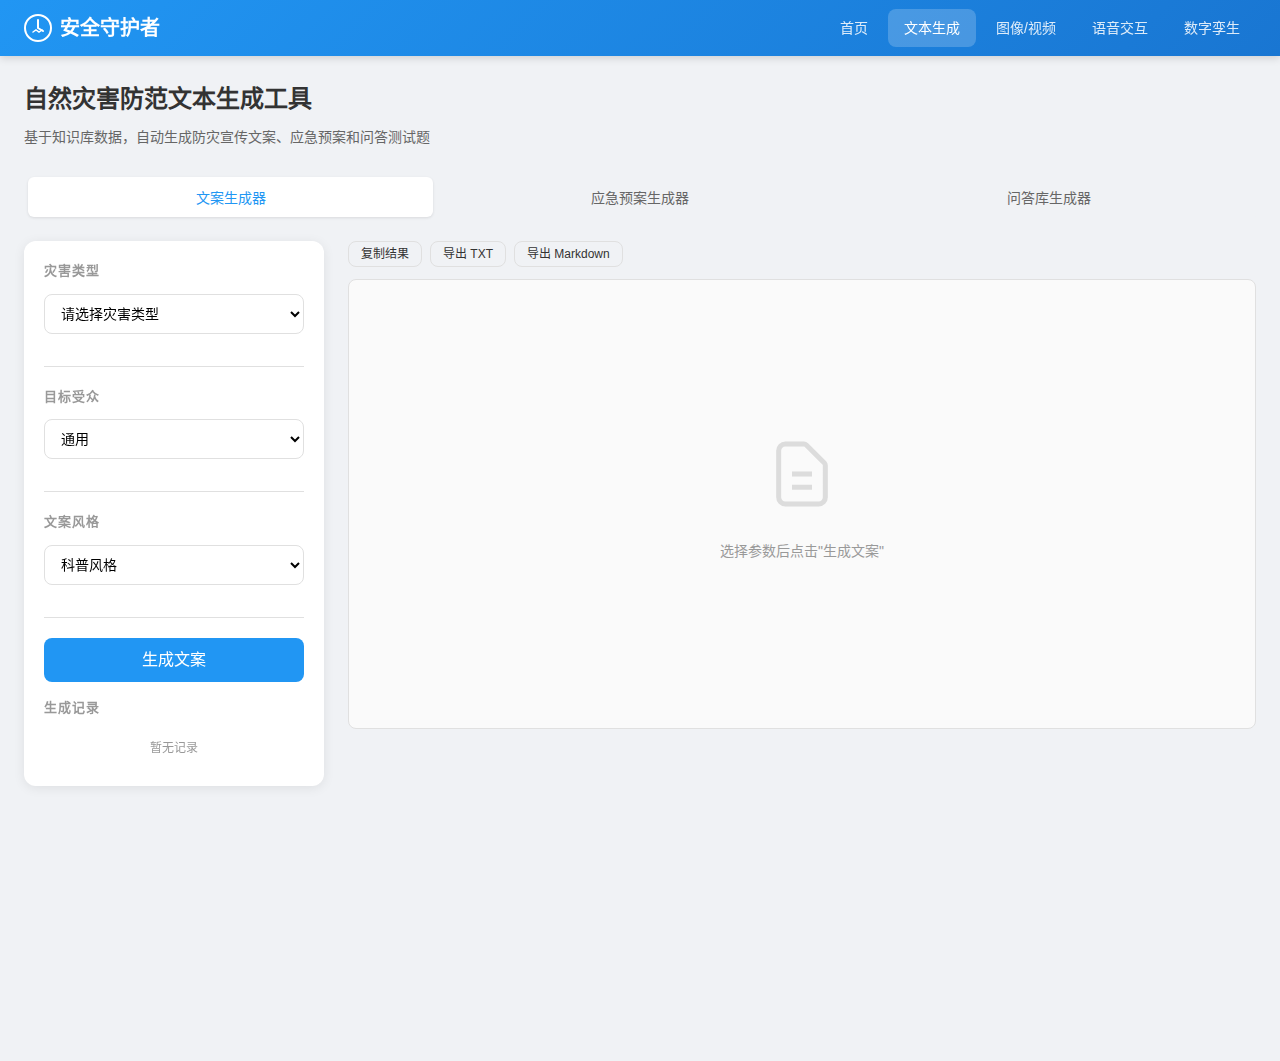
<file: html/pages/text-gen.html>
<!DOCTYPE html>
<html lang="zh-CN">
<head>
  <meta charset="UTF-8">
  <meta name="viewport" content="width=device-width, initial-scale=1.0">
  <title>文本生成工具 - 安全守护者</title>
  <link rel="stylesheet" href="../css/common.css">
  <style>
    /* ===== Tab 导航 ===== */
    .tab-nav {
      display: flex;
      gap: 4px;
      background: var(--bg);
      border-radius: var(--radius);
      padding: 4px;
      margin-bottom: 20px;
    }
    .tab-nav .tab-btn {
      flex: 1;
      padding: 10px 16px;
      border: none;
      background: transparent;
      border-radius: 6px;
      font-size: 14px;
      font-weight: 500;
      cursor: pointer;
      transition: var(--transition);
      color: var(--text-secondary);
    }
    .tab-nav .tab-btn:hover {
      background: rgba(255,255,255,0.6);
      color: var(--text);
    }
    .tab-nav .tab-btn.active {
      background: var(--card);
      color: var(--primary);
      box-shadow: 0 1px 3px rgba(0,0,0,0.1);
    }
    .tab-panel { display: none; animation: fadeIn 0.3s ease; }
    .tab-panel.active { display: block; }

    /* ===== 侧边栏分组 ===== */
    .sidebar-section {
      margin-bottom: 20px;
      padding-bottom: 16px;
      border-bottom: 1px solid var(--border);
    }
    .sidebar-section:last-child {
      margin-bottom: 0;
      padding-bottom: 0;
      border-bottom: none;
    }
    .sidebar-section h4 {
      font-size: 13px;
      color: var(--text-light);
      text-transform: uppercase;
      letter-spacing: 1px;
      margin-bottom: 12px;
    }

    /* ===== 结果操作栏 ===== */
    .result-toolbar {
      display: flex;
      gap: 8px;
      margin-bottom: 12px;
      align-items: center;
      justify-content: space-between;
    }
    .result-toolbar .left {
      display: flex;
      gap: 8px;
    }

    /* ===== Markdown 渲染结果 ===== */
    .result-content {
      background: #FAFAFA;
      border: 1px solid var(--border);
      border-radius: var(--radius);
      padding: 24px;
      min-height: 300px;
      font-size: 14px;
      line-height: 1.9;
      overflow-y: auto;
      max-height: calc(100vh - 260px);
    }
    .result-content h1 { font-size: 22px; margin: 16px 0 12px; color: var(--text); border-bottom: 2px solid var(--primary-light); padding-bottom: 8px; }
    .result-content h2 { font-size: 18px; margin: 14px 0 10px; color: var(--primary-dark); }
    .result-content h3 { font-size: 16px; margin: 12px 0 8px; color: var(--text); }
    .result-content p { margin: 8px 0; }
    .result-content ul, .result-content ol { padding-left: 24px; margin: 8px 0; }
    .result-content li { margin: 4px 0; }
    .result-content strong { color: var(--primary-dark); }
    .result-content blockquote {
      border-left: 4px solid var(--primary);
      padding: 8px 16px;
      margin: 12px 0;
      background: var(--primary-light);
      border-radius: 0 var(--radius) var(--radius) 0;
    }
    .result-content table {
      width: 100%;
      border-collapse: collapse;
      margin: 12px 0;
    }
    .result-content th, .result-content td {
      border: 1px solid var(--border);
      padding: 8px 12px;
      text-align: left;
      font-size: 13px;
    }
    .result-content th {
      background: var(--primary-light);
      color: var(--primary-dark);
      font-weight: 600;
    }

    /* ===== 问答题目样式 ===== */
    .quiz-question {
      background: white;
      border: 1px solid var(--border);
      border-radius: var(--radius);
      padding: 16px;
      margin-bottom: 12px;
      transition: var(--transition);
    }
    .quiz-question:hover {
      box-shadow: var(--shadow);
    }
    .quiz-question .q-header {
      display: flex;
      align-items: center;
      gap: 8px;
      margin-bottom: 12px;
    }
    .quiz-question .q-number {
      background: var(--primary);
      color: white;
      width: 24px;
      height: 24px;
      border-radius: 50%;
      display: flex;
      align-items: center;
      justify-content: center;
      font-size: 12px;
      font-weight: 600;
      flex-shrink: 0;
    }
    .quiz-question .q-type {
      font-size: 11px;
      padding: 2px 8px;
      border-radius: 10px;
    }
    .q-type-choice { background: #E3F2FD; color: #1565C0; }
    .q-type-truefalse { background: #FFF3E0; color: #E65100; }
    .quiz-question .q-text {
      font-size: 14px;
      margin-bottom: 10px;
      line-height: 1.6;
    }
    .quiz-options {
      display: flex;
      flex-direction: column;
      gap: 6px;
    }
    .quiz-option {
      display: flex;
      align-items: center;
      gap: 8px;
      padding: 8px 12px;
      border: 1px solid var(--border);
      border-radius: var(--radius);
      cursor: pointer;
      transition: var(--transition);
      font-size: 13px;
    }
    .quiz-option:hover {
      border-color: var(--primary);
      background: var(--primary-light);
    }
    .quiz-option.selected {
      border-color: var(--primary);
      background: var(--primary-light);
    }
    .quiz-option.correct {
      border-color: var(--success);
      background: #E8F5E9;
    }
    .quiz-option.wrong {
      border-color: var(--danger);
      background: var(--danger-light);
    }
    .quiz-option input { display: none; }
    .quiz-option .radio-dot {
      width: 16px;
      height: 16px;
      border: 2px solid var(--border);
      border-radius: 50%;
      flex-shrink: 0;
      position: relative;
      transition: var(--transition);
    }
    .quiz-option.selected .radio-dot {
      border-color: var(--primary);
    }
    .quiz-option.selected .radio-dot::after {
      content: '';
      position: absolute;
      top: 2px; left: 2px;
      width: 8px; height: 8px;
      background: var(--primary);
      border-radius: 50%;
    }
    .quiz-tf-options {
      display: flex;
      gap: 8px;
    }
    .quiz-tf-btn {
      flex: 1;
      padding: 8px;
      border: 1px solid var(--border);
      border-radius: var(--radius);
      background: white;
      cursor: pointer;
      text-align: center;
      font-size: 14px;
      font-weight: 500;
      transition: var(--transition);
    }
    .quiz-tf-btn:hover { border-color: var(--primary); }
    .quiz-tf-btn.selected { border-color: var(--primary); background: var(--primary-light); color: var(--primary-dark); }
    .quiz-tf-btn.correct { border-color: var(--success); background: #E8F5E9; color: #2E7D32; }
    .quiz-tf-btn.wrong { border-color: var(--danger); background: var(--danger-light); color: #C62828; }

    /* ===== 评分结果 ===== */
    .score-box {
      text-align: center;
      padding: 24px;
      border-radius: var(--radius-lg);
      margin-bottom: 20px;
    }
    .score-box .score-num {
      font-size: 48px;
      font-weight: 700;
    }
    .score-box .score-label {
      font-size: 14px;
      color: var(--text-secondary);
      margin-top: 4px;
    }
    .score-excellent { background: linear-gradient(135deg, #E8F5E9, #C8E6C9); }
    .score-excellent .score-num { color: #2E7D32; }
    .score-good { background: linear-gradient(135deg, #E3F2FD, #BBDEFB); }
    .score-good .score-num { color: #1565C0; }
    .score-fair { background: linear-gradient(135deg, #FFF3E0, #FFE0B2); }
    .score-fair .score-num { color: #E65100; }
    .score-poor { background: linear-gradient(135deg, #FFEBEE, #FFCDD2); }
    .score-poor .score-num { color: #C62828; }

    /* ===== 生成记录 ===== */
    .history-item {
      display: flex;
      align-items: center;
      justify-content: space-between;
      padding: 10px 12px;
      border: 1px solid var(--border);
      border-radius: var(--radius);
      margin-bottom: 8px;
      cursor: pointer;
      transition: var(--transition);
      font-size: 13px;
    }
    .history-item:hover {
      border-color: var(--primary);
      background: var(--primary-light);
    }
    .history-item .hi-left {
      display: flex;
      align-items: center;
      gap: 8px;
    }
    .history-item .hi-icon {
      font-size: 16px;
    }
    .history-item .hi-time {
      font-size: 11px;
      color: var(--text-light);
    }
    .history-item .hi-del {
      color: var(--text-light);
      cursor: pointer;
      padding: 4px;
      border-radius: 4px;
      transition: var(--transition);
    }
    .history-item .hi-del:hover {
      color: var(--danger);
      background: var(--danger-light);
    }

    /* ===== 空状态占位 ===== */
    .result-empty {
      display: flex;
      flex-direction: column;
      align-items: center;
      justify-content: center;
      min-height: 400px;
      color: var(--text-light);
    }
    .result-empty svg {
      width: 80px;
      height: 80px;
      margin-bottom: 16px;
      opacity: 0.3;
    }
    .result-empty p {
      font-size: 14px;
    }

    /* ===== 响应式补充 ===== */
    @media (max-width: 768px) {
      .tab-nav { flex-wrap: wrap; }
      .tab-nav .tab-btn { font-size: 13px; padding: 8px 12px; }
      .result-content { max-height: none; padding: 16px; }
    }
  </style>
</head>
<body>
  <!-- 导航栏 -->
  <div id="navbar-container"></div>

  <div class="container-wide">
    <div class="page-header">
      <h1>自然灾害防范文本生成工具</h1>
      <p>基于知识库数据，自动生成防灾宣传文案、应急预案和问答测试题</p>
    </div>

    <!-- Tab 导航 -->
    <div class="tab-nav" id="mainTabNav">
      <button class="tab-btn active" data-tab="copywriting">文案生成器</button>
      <button class="tab-btn" data-tab="emergency">应急预案生成器</button>
      <button class="tab-btn" data-tab="quiz">问答库生成器</button>
    </div>

    <!-- 主体：侧边栏布局 -->
    <div class="layout-sidebar">

      <!-- ===== 左侧参数配置 ===== -->
      <aside class="sidebar" id="sidebarConfig">

        <!-- 文案生成器 参数 -->
        <div class="tab-panel active" id="sidebar-copywriting">
          <div class="sidebar-section">
            <h4>灾害类型</h4>
            <div class="form-group">
              <div id="cw-disaster-wrap"></div>
            </div>
          </div>
          <div class="sidebar-section">
            <h4>目标受众</h4>
            <div class="form-group">
              <select class="form-control" id="cw-audience">
                <option value="primary">小学生</option>
                <option value="junior">初中生</option>
                <option value="senior">高中生</option>
                <option value="general" selected>通用</option>
              </select>
            </div>
          </div>
          <div class="sidebar-section">
            <h4>文案风格</h4>
            <div class="form-group">
              <select class="form-control" id="cw-style">
                <option value="science">科普风格</option>
                <option value="promo">宣传风格</option>
                <option value="story">故事风格</option>
              </select>
            </div>
          </div>
          <button class="btn btn-primary btn-lg" style="width:100%" onclick="generateCopywriting()">生成文案</button>
        </div>

        <!-- 应急预案 参数 -->
        <div class="tab-panel" id="sidebar-emergency">
          <div class="sidebar-section">
            <h4>灾害类型</h4>
            <div class="form-group">
              <div id="em-disaster-wrap"></div>
            </div>
          </div>
          <div class="sidebar-section">
            <h4>应用场景</h4>
            <div class="form-group">
              <select class="form-control" id="em-scene">
                <option value="school">学校</option>
                <option value="home">家庭</option>
                <option value="outdoor">户外</option>
              </select>
            </div>
          </div>
          <button class="btn btn-primary btn-lg" style="width:100%" onclick="generateEmergencyPlan()">生成应急预案</button>
        </div>

        <!-- 问答库 参数 -->
        <div class="tab-panel" id="sidebar-quiz">
          <div class="sidebar-section">
            <h4>灾害类型</h4>
            <div class="form-group">
              <div id="qz-disaster-wrap"></div>
            </div>
          </div>
          <div class="sidebar-section">
            <h4>题目数量</h4>
            <div class="form-group">
              <select class="form-control" id="qz-count">
                <option value="5">5 题</option>
                <option value="10" selected>10 题</option>
                <option value="15">15 题</option>
                <option value="20">20 题</option>
              </select>
            </div>
          </div>
          <div class="sidebar-section">
            <h4>难度等级</h4>
            <div class="form-group">
              <select class="form-control" id="qz-difficulty">
                <option value="easy">初级</option>
                <option value="medium" selected>中级</option>
                <option value="hard">高级</option>
              </select>
            </div>
          </div>
          <button class="btn btn-primary btn-lg" style="width:100%" onclick="generateQuiz()">生成问答</button>
        </div>

        <!-- 生成记录 -->
        <div class="sidebar-section" style="margin-top:16px">
          <h4>生成记录</h4>
          <div id="historyList">
            <p style="font-size:12px;color:var(--text-light);text-align:center;padding:8px 0">暂无记录</p>
          </div>
        </div>
      </aside>

      <!-- ===== 右侧结果展示 ===== -->
      <main class="main-content">
        <!-- 文案结果 -->
        <div class="tab-panel active" id="result-copywriting">
          <div class="result-toolbar">
            <div class="left">
              <button class="btn btn-sm btn-outline" onclick="copyResult('cw')" id="cw-copy-btn" disabled>复制结果</button>
              <button class="btn btn-sm btn-outline" onclick="exportResult('cw','txt')" id="cw-export-btn" disabled>导出 TXT</button>
              <button class="btn btn-sm btn-outline" onclick="exportResult('cw','md')" id="cw-export-md-btn" disabled>导出 Markdown</button>
            </div>
          </div>
          <div id="cw-result" class="result-content">
            <div class="result-empty">
              <svg viewBox="0 0 24 24" fill="none" stroke="currentColor" stroke-width="1.5">
                <path d="M9 12h6m-6 4h6m2 5H7a2 2 0 01-2-2V5a2 2 0 012-2h5.586a1 1 0 01.707.293l5.414 5.414a1 1 0 01.293.707V19a2 2 0 01-2 2z"/>
              </svg>
              <p>选择参数后点击"生成文案"</p>
            </div>
          </div>
        </div>

        <!-- 应急预案结果 -->
        <div class="tab-panel" id="result-emergency">
          <div class="result-toolbar">
            <div class="left">
              <button class="btn btn-sm btn-outline" onclick="copyResult('em')" id="em-copy-btn" disabled>复制结果</button>
              <button class="btn btn-sm btn-outline" onclick="exportResult('em','md')" id="em-export-btn" disabled>导出 Markdown</button>
            </div>
          </div>
          <div id="em-result" class="result-content">
            <div class="result-empty">
              <svg viewBox="0 0 24 24" fill="none" stroke="currentColor" stroke-width="1.5">
                <path d="M9 5H7a2 2 0 00-2 2v12a2 2 0 002 2h10a2 2 0 002-2V7a2 2 0 00-2-2h-2M9 5a2 2 0 002 2h2a2 2 0 002-2M9 5a2 2 0 012-2h2a2 2 0 012 2m-3 7h3m-3 4h3m-6-4h.01M9 16h.01"/>
              </svg>
              <p>选择参数后点击"生成应急预案"</p>
            </div>
          </div>
        </div>

        <!-- 问答结果 -->
        <div class="tab-panel" id="result-quiz">
          <div class="result-toolbar">
            <div class="left">
              <button class="btn btn-sm btn-outline" onclick="copyResult('qz')" id="qz-copy-btn" disabled>复制结果</button>
              <button class="btn btn-sm btn-outline" onclick="exportResult('qz','txt')" id="qz-export-btn" disabled>导出题目</button>
            </div>
            <div>
              <button class="btn btn-sm btn-success" onclick="submitQuiz()" id="qz-submit-btn" style="display:none">提交答卷</button>
              <button class="btn btn-sm btn-warning" onclick="retryQuiz()" id="qz-retry-btn" style="display:none">重新答题</button>
            </div>
          </div>
          <div id="qz-score" style="display:none"></div>
          <div id="qz-result">
            <div class="result-empty">
              <svg viewBox="0 0 24 24" fill="none" stroke="currentColor" stroke-width="1.5">
                <path d="M8.228 9c.549-1.165 2.03-2 3.772-2 2.21 0 4 1.343 4 3 0 1.4-1.278 2.575-3.006 2.907-.542.104-.994.54-.994 1.093m0 3h.01M21 12a9 9 0 11-18 0 9 9 0 0118 0z"/>
              </svg>
              <p>选择参数后点击"生成问答"</p>
            </div>
          </div>
        </div>
      </main>
    </div>
  </div>

  <script src="../js/common.js"></script>
  <script>
  // ===== 页面初始化 =====
  document.getElementById('navbar-container').innerHTML = getNavbarHTML('text-gen');

  // 初始化灾害类型选择器
  document.getElementById('cw-disaster-wrap').innerHTML = getDisasterSelector('cw-disaster', 'cw-disaster');
  document.getElementById('em-disaster-wrap').innerHTML = getDisasterSelector('em-disaster', 'em-disaster');
  document.getElementById('qz-disaster-wrap').innerHTML = getDisasterSelector('qz-disaster', 'qz-disaster');

  // 保存原始生成内容（用于复制/导出）
  const rawResults = { cw: '', em: '', qz: '' };

  // 当前问答状态
  let quizState = { questions: [], answers: {}, submitted: false };

  // ===== Tab 切换 =====
  document.querySelectorAll('#mainTabNav .tab-btn').forEach(btn => {
    btn.addEventListener('click', () => {
      const tab = btn.dataset.tab;
      // 导航按钮
      document.querySelectorAll('#mainTabNav .tab-btn').forEach(b => b.classList.remove('active'));
      btn.classList.add('active');
      // 侧边栏面板
      document.querySelectorAll('#sidebarConfig .tab-panel').forEach(p => p.classList.remove('active'));
      document.getElementById('sidebar-' + tab).classList.add('active');
      // 结果面板
      document.querySelectorAll('.main-content .tab-panel').forEach(p => p.classList.remove('active'));
      document.getElementById('result-' + tab).classList.add('active');
    });
  });

  // ===== 生成记录管理 =====
  function loadHistory() {
    const list = Storage.get('textGenHistory', []);
    const container = document.getElementById('historyList');
    if (!list.length) {
      container.innerHTML = '<p style="font-size:12px;color:var(--text-light);text-align:center;padding:8px 0">暂无记录</p>';
      return;
    }
    container.innerHTML = list.map((item, i) => `
      <div class="history-item" onclick="loadHistoryItem(${i})">
        <div class="hi-left">
          <span class="hi-icon">${item.icon}</span>
          <div>
            <div>${item.title}</div>
            <div class="hi-time">${item.time}</div>
          </div>
        </div>
        <span class="hi-del" onclick="event.stopPropagation();deleteHistoryItem(${i})">&times;</span>
      </div>
    `).join('');
  }

  function addHistory(title, icon, type, data) {
    const list = Storage.get('textGenHistory', []);
    list.unshift({ title, icon, time: formatDate(), type, data });
    if (list.length > 30) list.length = 30;
    Storage.set('textGenHistory', list);
    loadHistory();
  }

  function deleteHistoryItem(index) {
    const list = Storage.get('textGenHistory', []);
    list.splice(index, 1);
    Storage.set('textGenHistory', list);
    loadHistory();
  }

  function loadHistoryItem(index) {
    const list = Storage.get('textGenHistory', []);
    const item = list[index];
    if (!item) return;
    // 切换到对应的 tab
    const tabMap = { copywriting: 'copywriting', emergency: 'emergency', quiz: 'quiz' };
    const tab = tabMap[item.type] || 'copywriting';
    document.querySelector(`#mainTabNav .tab-btn[data-tab="${tab}"]`).click();
    // 还原内容
    if (item.type === 'copywriting') {
      rawResults.cw = item.data.raw || '';
      document.getElementById('cw-result').innerHTML = item.data.html || '';
      enableResultBtns('cw');
    } else if (item.type === 'emergency') {
      rawResults.em = item.data.raw || '';
      document.getElementById('em-result').innerHTML = item.data.html || '';
      enableResultBtns('em');
    } else if (item.type === 'quiz') {
      quizState = item.data.quizState || { questions: [], answers: {}, submitted: false };
      renderQuizQuestions();
      enableResultBtns('qz');
    }
    showToast('已加载历史记录', 'info');
  }

  function enableResultBtns(prefix) {
    const copyBtn = document.getElementById(prefix + '-copy-btn');
    if (copyBtn) copyBtn.disabled = false;
    const exportBtn = document.getElementById(prefix + '-export-btn');
    if (exportBtn) exportBtn.disabled = false;
    const exportMdBtn = document.getElementById(prefix + '-export-md-btn');
    if (exportMdBtn) exportMdBtn.disabled = false;
  }

  // ===== 复制 & 导出 =====
  function copyResult(prefix) {
    if (rawResults[prefix]) {
      copyToClipboard(rawResults[prefix]);
    }
  }

  function exportResult(prefix, format) {
    let content = rawResults[prefix];
    if (!content) return;
    const disaster = getCurrentDisaster(prefix);
    const names = { cw: '防灾宣传文案', em: '应急预案', qz: '防灾知识问答' };
    let ext = format === 'md' ? 'md' : 'txt';
    let filename = `${disaster ? disaster.name : ''}_${names[prefix]}_${new Date().toLocaleDateString().replace(/\//g, '-')}.${ext}`;
    downloadFile(content, filename, 'text/plain');
  }

  function getCurrentDisaster(prefix) {
    const idMap = { cw: 'cw-disaster', em: 'em-disaster', qz: 'qz-disaster' };
    const sel = document.getElementById(idMap[prefix]);
    if (sel && sel.value && DISASTER_DB[sel.value]) return DISASTER_DB[sel.value];
    return null;
  }

  // ===================================================================
  // ================== 文案生成器 ======================================
  // ===================================================================

  function generateCopywriting() {
    const disasterId = document.getElementById('cw-disaster').value;
    if (!disasterId) { showToast('请选择灾害类型', 'error'); return; }
    const disaster = DISASTER_DB[disasterId];
    const audience = document.getElementById('cw-audience').value;
    const style = document.getElementById('cw-style').value;

    const audienceLabel = { primary: '小学生', junior: '初中生', senior: '高中生', general: '大众' }[audience];
    const styleLabel = { science: '科普', promo: '宣传', story: '故事' }[style];

    let raw = '';
    let html = '';

    if (style === 'science') {
      raw = generateScienceCopy(disaster, audience);
      html = markdownToHtml(raw);
    } else if (style === 'promo') {
      raw = generatePromoCopy(disaster, audience);
      html = markdownToHtml(raw);
    } else {
      raw = generateStoryCopy(disaster, audience);
      html = markdownToHtml(raw);
    }

    rawResults.cw = raw;
    document.getElementById('cw-result').innerHTML = html;
    enableResultBtns('cw');

    // 保存记录
    addHistory(
      `${disaster.icon} ${disaster.name}文案（${styleLabel}/${audienceLabel}）`,
      disaster.icon,
      'copywriting',
      { raw, html }
    );
    showToast('文案生成完成', 'success');
  }

  // 科普风格文案
  function generateScienceCopy(d, audience) {
    const lang = getLangLevel(audience);
    let md = '';
    md += `# ${d.icon} ${d.name}防范科普宣传文案\n\n`;
    md += `> 面向受众：${lang.audienceText} | 风格：科普\n\n`;
    md += `## 一、${d.name}是什么？\n\n`;
    d.basics.forEach((b, i) => { md += `${i + 1}. ${adjustLang(b, lang)}\n`; });
    md += `\n## 二、${d.name}是怎么产生的？\n\n`;
    d.causes.forEach((c, i) => { md += `${i + 1}. ${adjustLang(c, lang)}\n`; });
    md += `\n## 三、${d.name}来临前有哪些征兆？\n\n`;
    d.signs.forEach((s, i) => { md += `- ${adjustLang(s, lang)}\n`; });
    md += `\n## 四、如何做好防范准备？\n\n`;
    d.preparation.forEach((p, i) => { md += `${i + 1}. ${adjustLang(p, lang)}\n`; });
    md += `\n## 五、${d.name}发生时怎么办？\n\n`;
    d.duringAction.forEach((a, i) => { md += `**${i + 1}.** ${adjustLang(a, lang)}\n`; });
    md += `\n## 六、${d.name}过后注意事项\n\n`;
    d.afterAction.forEach((a, i) => { md += `${i + 1}. ${adjustLang(a, lang)}\n`; });
    md += `\n---\n\n`;
    md += `> 本文由"安全守护者"平台基于知识库自动生成，仅供参考学习。\n`;
    return md;
  }

  // 宣传风格文案
  function generatePromoCopy(d, audience) {
    const lang = getLangLevel(audience);
    const titles = [
      `${d.icon} 防范${d.name}，守护生命安全！`,
      `${d.icon} ${d.name}无情，防范有道——安全知识宣传`,
      `${d.icon} 学习${d.name}防灾知识，从你我做起！`
    ];
    const title = randomPick(titles);
    let md = '';
    md += `# ${title}\n\n`;
    md += `> 安全守护者防灾宣传 | ${lang.audienceText}\n\n`;
    md += `## 你知道吗？\n\n`;
    md += `${adjustLang(randomPick(d.basics), lang)}\n\n`;
    md += `## 警惕这些信号！\n\n`;
    d.signs.slice(0, 4).forEach(s => { md += `- ${adjustLang(s, lang)}\n`; });
    md += `\n## 防范${d.name}，请记住以下要点\n\n`;
    md += `### 提前准备\n`;
    d.preparation.slice(0, 4).forEach(p => { md += `- ${adjustLang(p, lang)}\n`; });
    md += `\n### ${d.name}来临时\n`;
    d.duringAction.slice(0, 4).forEach(a => { md += `- ${adjustLang(a, lang)}\n`; });
    md += `\n### ${d.name}过后\n`;
    d.afterAction.slice(0, 3).forEach(a => { md += `- ${adjustLang(a, lang)}\n`; });
    md += `\n## 防灾小贴士\n\n`;
    if (d.qa.length > 0) {
      const qa = randomPick(d.qa);
      md += `**问：${qa.q}**\n\n**答：** ${adjustLang(qa.a, lang)}\n\n`;
    }
    md += `---\n\n`;
    md += `> 防灾减灾，人人有责。"安全守护者"与您共同守护美好家园！\n`;
    return md;
  }

  // 故事风格文案
  function generateStoryCopy(d, audience) {
    const lang = getLangLevel(audience);
    const names = ['小明', '小红', '小华', '小刚', '小丽', '小强'];
    const hero = randomPick(names);
    const locations = ['学校', '家里', '放学路上', '社区'];
    const loc = randomPick(locations);

    let md = '';
    md += `# ${d.icon} ${hero}的${d.name}防范故事\n\n`;
    md += `> 面向受众：${lang.audienceText} | 故事风格\n\n`;
    md += `---\n\n`;

    md += `## 故事背景\n\n`;
    md += `有一天，${hero}正在${loc}。突然，${adjustLang(d.basics[0], lang).replace('。', '')}——没错，${d.name}来了！\n\n`;

    md += `## 征兆出现\n\n`;
    md += `其实，${d.name}来临前已经有一些征兆了：\n\n`;
    d.signs.slice(0, 3).forEach(s => { md += `- ${adjustLang(s, lang)}\n`; });
    md += `\n可惜${hero}当时没有注意到。同学们，你们以后一定要多留意这些信号哦！\n\n`;

    md += `## 正确应对\n\n`;
    md += `好在${hero}之前学习过${d.name}的防范知识，知道应该这样做：\n\n`;
    d.duringAction.slice(0, 4).forEach((a, i) => {
      md += `**第${i + 1}步：** ${adjustLang(a, lang)}\n\n`;
    });

    md += `## 事后恢复\n\n`;
    md += `${d.name}过后，${hero}又做了这些事情：\n\n`;
    d.afterAction.slice(0, 3).forEach(a => { md += `- ${adjustLang(a, lang)}\n`; });
    md += `\n`;

    md += `## 故事启示\n\n`;
    md += `${hero}的经历告诉我们，了解${d.name}知识非常重要！\n\n`;
    md += `**防范要点：**\n\n`;
    d.preparation.slice(0, 5).forEach(p => { md += `- ${adjustLang(p, lang)}\n`; });
    md += `\n---\n\n`;
    md += `> 记住：学一点防灾知识，多一份安全保障！"安全守护者"陪你一起学习。\n`;
    return md;
  }

  // 语言等级调整
  function getLangLevel(audience) {
    const levels = {
      primary: { level: 1, audienceText: '小学生' },
      junior:  { level: 2, audienceText: '初中生' },
      senior:  { level: 3, audienceText: '高中生' },
      general: { level: 3, audienceText: '大众' }
    };
    return levels[audience] || levels.general;
  }

  function adjustLang(text, lang) {
    if (lang.level <= 1) {
      // 小学生：简化替换
      return text
        .replace(/涉及|涉及范围/g, '影响到的')
        .replace(/剧烈/g, '很厉害的')
        .replace(/积聚/g, '聚集')
        .replace(/次生灾害/g, '其他危险')
        .replace(/疏散/g, '跑到安全的地方')
        .replace(/气象部门/g, '天气预报');
    }
    return text;
  }

  // ===================================================================
  // ================== 应急预案生成器 ==================================
  // ===================================================================

  function generateEmergencyPlan() {
    const disasterId = document.getElementById('em-disaster').value;
    if (!disasterId) { showToast('请选择灾害类型', 'error'); return; }
    const disaster = DISASTER_DB[disasterId];
    const scene = document.getElementById('em-scene').value;
    const sceneLabel = { school: '学校', home: '家庭', outdoor: '户外' }[scene];

    const md = buildEmergencyPlan(disaster, scene, sceneLabel);
    rawResults.em = md;
    document.getElementById('em-result').innerHTML = markdownToHtml(md);
    enableResultBtns('em');

    addHistory(
      `${disaster.icon} ${disaster.name}应急预案（${sceneLabel}）`,
      disaster.icon,
      'emergency',
      { raw: md, html: markdownToHtml(md) }
    );
    showToast('应急预案生成完成', 'success');
  }

  function buildEmergencyPlan(d, scene, sceneLabel) {
    let md = '';
    md += `# ${d.icon} ${sceneLabel}${d.name}应急预案\n\n`;
    md += `> 编制单位：安全守护者 | 适用场景：${sceneLabel} | 灾害类型：${d.name}\n\n`;
    md += `---\n\n`;

    // 一、总则
    md += `## 一、总则\n\n`;
    md += `### 1.1 编制目的\n\n`;
    md += `为有效防范和应对${d.name}灾害，保障${sceneLabel}人员的生命安全，最大程度减少灾害损失，特制定本预案。\n\n`;
    md += `### 1.2 适用范围\n\n`;
    md += `本预案适用于${sceneLabel}范围内发生的${d.name}灾害的预防、预警、应急响应和灾后恢复工作。\n\n`;
    md += `### 1.3 灾害概述\n\n`;
    d.basics.forEach(b => { md += `- ${b}\n`; });
    md += `\n`;

    // 二、预警信号
    md += `## 二、预警信号\n\n`;
    md += `### 2.1 ${d.name}预警级别\n\n`;
    if (d.level) {
      md += `| 级别 | 描述 |\n| --- | --- |\n`;
      Object.entries(d.level).forEach(([k, v]) => { md += `| ${k}级 | ${v} |\n`; });
      md += `\n`;
    }
    md += `### 2.2 ${d.name}前兆识别\n\n`;
    d.signs.forEach(s => { md += `- ${s}\n`; });
    md += `\n`;

    // 三、组织机构与职责分工
    md += `## 三、组织机构与职责分工\n\n`;
    md += `### 3.1 应急指挥组\n\n`;
    if (scene === 'school') {
      md += `| 岗位 | 负责人 | 职责 |\n| --- | --- | --- |\n`;
      md += `| 总指挥 | 校长 | 全面负责应急处置工作 |\n`;
      md += `| 副总指挥 | 分管安全副校长 | 协助总指挥，协调各组工作 |\n`;
      md += `| 警戒联络组 | 德育主任 | 负责警报发布、对外联络 |\n`;
      md += `| 疏散引导组 | 各班主任 | 负责学生安全疏散 |\n`;
      md += `| 医疗救护组 | 校医 | 负责伤员初步救治 |\n`;
      md += `| 后勤保障组 | 总务主任 | 负责物资供应和设施检查 |\n`;
    } else if (scene === 'home') {
      md += `| 岗位 | 职责 |\n| --- | --- |\n`;
      md += `| 家庭负责人 | 统一指挥、判断形势、做出决策 |\n`;
      md += `| 成员A | 负责关断水电气、收集应急物资 |\n`;
      md += `| 成员B | 负责照看老人和儿童 |\n`;
      md += `| 成员C | 负责对外联络求救 |\n`;
    } else {
      md += `| 岗位 | 职责 |\n| --- | --- |\n`;
      md += `| 队长 | 统一指挥户外队伍，判断安全形势 |\n`;
      md += `| 安全员 | 监测环境变化，发出预警信号 |\n`;
      md += `| 医疗员 | 负责急救和伤员转运 |\n`;
      md += `| 联络员 | 负责通讯、对外求救 |\n`;
    }
    md += `\n`;

    // 四、疏散路线
    md += `## 四、疏散路线与集合点\n\n`;
    if (scene === 'school') {
      md += `### 4.1 疏散路线\n\n`;
      md += `1. 一楼班级：直接从教室门经走廊到达操场\n`;
      md += `2. 二楼及以上班级：沿楼梯（靠右下行）到达一楼后至操场\n`;
      md += `3. 实验室/功能室：按最近出口疏散至操场\n\n`;
      md += `### 4.2 集合点\n\n`;
      md += `- 主集合点：学校操场中央\n`;
      md += `- 备用集合点：校外空旷安全区域\n\n`;
      md += `### 4.3 疏散要求\n\n`;
      md += `- 不推搡、不拥挤、不逆行\n`;
      md += `- 用书包或双手保护头部\n`;
      md += `- 班主任最后离开教室，清点人数\n`;
    } else if (scene === 'home') {
      md += `### 4.1 家庭疏散路线\n\n`;
      md += `1. 确认安全后从大门撤离，走楼梯不坐电梯\n`;
      md += `2. 如大门受阻，从阳台呼救等待救援\n`;
      md += `3. 熟悉楼道消防通道位置\n\n`;
      md += `### 4.2 集合点\n\n`;
      md += `- 事先约定的小区空地或附近公园\n`;
      md += `- 与家人提前约定紧急联系方式和集合地点\n`;
    } else {
      md += `### 4.1 户外疏散原则\n\n`;
      md += `1. 立即停止行进，观察周围环境\n`;
      md += `2. 远离${d.name}可能影响区域（山体、河道、低洼地带）\n`;
      md += `3. 向安全高地或开阔地带转移\n`;
      md += `4. 保持队伍不分散，互相照应\n\n`;
      md += `### 4.2 紧急集合点\n\n`;
      md += `- 选择开阔、坚固、远离危险源的高地\n`;
      md += `- 确保手机电量，保持通讯畅通\n`;
    }
    md += `\n`;

    // 五、应急响应措施
    md += `## 五、应急响应措施\n\n`;
    md += `### 5.1 灾前准备\n\n`;
    d.preparation.forEach((p, i) => { md += `${i + 1}. ${p}\n`; });
    md += `\n### 5.2 灾中应对\n\n`;
    d.duringAction.forEach((a, i) => { md += `${i + 1}. ${a}\n`; });
    md += `\n### 5.3 灾后处置\n\n`;
    d.afterAction.forEach((a, i) => { md += `${i + 1}. ${a}\n`; });
    md += `\n`;

    // 六、应急物资清单
    md += `## 六、应急物资清单\n\n`;
    md += `| 类别 | 物品 | 数量 | 备注 |\n| --- | --- | --- | --- |\n`;
    md += `| 饮水 | 瓶装水 | 3天用量 | 每人每天至少3升 |\n`;
    md += `| 食品 | 压缩饼干/能量棒 | 3天用量 | 高热量、易保存 |\n`;
    md += `| 照明 | 手电筒+备用电池 | ${scene === 'school' ? '每教室1个' : '2个'} | LED手摇式更佳 |\n`;
    md += `| 通讯 | 充电宝/口哨 | ${scene === 'school' ? '每组1个' : '1个'} | 口哨用于求救 |\n`;
    md += `| 医疗 | 急救包 | ${scene === 'school' ? '每楼层1个' : '1个'} | 含绷带、消毒液、常用药 |\n`;
    md += `| 防护 | ${d.name === '火灾' ? '防烟面罩' : '雨衣/保暖毯'} | ${scene === 'school' ? '每人1件' : '每人1件'} | 根据灾害类型配备 |\n`;
    md += `| 工具 | 多功能刀/绳索 | 1套 | 应急使用 |\n`;
    md += `| 证件 | 身份证件复印件 | 1套 | 装入防水袋 |\n`;
    md += `\n`;

    // 七、联系方式
    md += `## 七、重要联系方式\n\n`;
    md += `| 电话 | 用途 |\n| --- | --- |\n`;
    md += `| 119 | 火警/消防救援 |\n`;
    md += `| 110 | 报警 |\n`;
    md += `| 120 | 医疗急救 |\n`;
    md += `| 122 | 交通事故 |\n`;
    md += `| 12379 | 防灾减灾热线 |\n`;
    if (scene === 'school') {
      md += `| 校办电话 | 学校应急联络 |\n`;
      md += `| 辖区派出所 | 就近报警 |\n`;
    }
    md += `\n`;

    md += `---\n\n`;
    md += `> 本预案由"安全守护者"平台基于知识库自动生成，请根据实际情况进行调整和完善。\n`;
    md += `> \n> 生成时间：${formatDate()}\n`;

    return md;
  }

  // ===================================================================
  // ================== 问答库生成器 ====================================
  // ===================================================================

  function generateQuiz() {
    const disasterId = document.getElementById('qz-disaster').value;
    if (!disasterId) { showToast('请选择灾害类型', 'error'); return; }
    const disaster = DISASTER_DB[disasterId];
    const count = parseInt(document.getElementById('qz-count').value);
    const difficulty = document.getElementById('qz-difficulty').value;

    const questions = buildQuizQuestions(disaster, count, difficulty);
    quizState = { questions, answers: {}, submitted: false };
    renderQuizQuestions();
    enableResultBtns('qz');

    // 构建导出文本
    let rawText = `${disaster.icon} ${disaster.name}防灾知识问答\n`;
    rawText += `难度：${{ easy: '初级', medium: '中级', hard: '高级' }[difficulty]} | 题目数量：${count}\n`;
    rawText += '='.repeat(40) + '\n\n';
    questions.forEach((q, i) => {
      rawText += `${i + 1}. [${q.type === 'choice' ? '选择' : '判断'}] ${q.question}\n`;
      if (q.type === 'choice') {
        q.options.forEach((o, j) => { rawText += `   ${'ABCD'[j]}. ${o}\n`; });
      } else {
        rawText += `   A. 正确  B. 错误\n`;
      }
      rawText += `   答案：${q.type === 'choice' ? 'ABCD'[q.answer] : (q.answer ? 'A' : 'B')}\n\n`;
    });
    rawResults.qz = rawText;

    // 显示答题按钮
    document.getElementById('qz-submit-btn').style.display = '';
    document.getElementById('qz-retry-btn').style.display = 'none';
    document.getElementById('qz-score').style.display = 'none';

    addHistory(
      `${disaster.icon} ${disaster.name}问答（${{ easy: '初级', medium: '中级', hard: '高级' }[difficulty]}/${count}题）`,
      disaster.icon,
      'quiz',
      { quizState: { questions, answers: {}, submitted: false }, raw: rawText }
    );
    showToast('问答生成完成，开始答题吧', 'success');
  }

  function buildQuizQuestions(disaster, count, difficulty) {
    const questions = [];
    const allKnowledge = [
      ...disaster.basics.map(t => ({ text: t, source: 'basics' })),
      ...disaster.causes.map(t => ({ text: t, source: 'causes' })),
      ...disaster.preparation.map(t => ({ text: t, source: 'preparation' })),
      ...disaster.duringAction.map(t => ({ text: t, source: 'duringAction' })),
      ...disaster.afterAction.map(t => ({ text: t, source: 'afterAction' }))
    ];

    // 生成选择题：从 qa 中提取
    const choiceFromQA = disaster.qa.map(qa => {
      // 从答案中生成错误选项
      const correctAnswer = qa.a;
      const wrongOptions = generateWrongOptions(correctAnswer, allKnowledge);
      const options = [...wrongOptions];
      const correctIdx = randomInt(0, 3);
      options.splice(correctIdx, 0, correctAnswer.length > 60 ? correctAnswer.substring(0, 60) + '...' : correctAnswer);
      return {
        type: 'choice',
        question: qa.q,
        options: options.map(o => o.length > 80 ? o.substring(0, 80) + '...' : o),
        answer: correctIdx,
        explanation: qa.a
      };
    });

    // 生成选择题：从知识点中生成
    const knowledgeForChoice = allKnowledge.filter(k => k.text.length > 10 && k.text.length < 60);
    const choiceFromKnowledge = knowledgeForChoice.map(k => {
      const correctOption = k.text;
      const wrongOptions = generateWrongOptions(correctOption, allKnowledge);
      const options = [...wrongOptions];
      const correctIdx = randomInt(0, 3);
      options.splice(correctIdx, 0, correctOption);
      // 根据知识点来源生成题目
      const templates = {
        basics: [`关于${disaster.name}，以下说法正确的是？`, `${disaster.name}的基本知识中，哪项是正确的？`],
        causes: [`${disaster.name}的成因包括以下哪项？`, `以下哪项是导致${disaster.name}的原因之一？`],
        preparation: [`防范${disaster.name}应做好以下哪项准备？`, `在${disaster.name}来临前，以下哪项准备措施是正确的？`],
        duringAction: [`${disaster.name}发生时，以下哪种做法是正确的？`, `遇到${disaster.name}时应该怎么做？`],
        afterAction: [`${disaster.name}过后，以下哪项做法是正确的？`, `${disaster.name}结束后的注意事项包括？`]
      };
      const tpl = randomPick(templates[k.source] || templates.basics);
      return {
        type: 'choice',
        question: tpl,
        options: options.map(o => o.length > 80 ? o.substring(0, 80) + '...' : o),
        answer: correctIdx,
        explanation: `正确答案：${correctOption}`
      };
    });

    // 生成判断题
    const trueFalseFromKnowledge = allKnowledge.filter(k => k.text.length > 8 && k.text.length < 80).map(k => {
      // 随机生成正确或错误判断题
      const isTrueVersion = Math.random() > 0.4;
      let question, answer;
      if (isTrueVersion) {
        question = `判断：${k.text}`;
        answer = true;
      } else {
        // 修改部分内容生成错误描述
        question = `判断：${distortStatement(k.text, disaster)}`;
        answer = false;
      }
      return {
        type: 'truefalse',
        question,
        answer,
        explanation: isTrueVersion ? `正确。${k.text}` : `此说法有误。正确知识：${k.text}`
      };
    });

    // 根据难度选择题目
    let pool = [];
    const choiceCount = Math.ceil(count * 0.6);
    const tfCount = count - choiceCount;

    // 从 QA 选择题中随机选
    pool.push(...randomPick(choiceFromQA, Math.min(choiceFromQA.length, choiceCount)));
    // 从知识点选择题中补充
    if (pool.length < choiceCount) {
      const need = choiceCount - pool.length;
      pool.push(...randomPick(choiceFromKnowledge, Math.min(choiceFromKnowledge.length, need)));
    }
    // 判断题
    const tfPool = randomPick(trueFalseFromKnowledge, Math.min(trueFalseFromKnowledge.length, tfCount));

    // 如果数量不够，从其他灾害中补充
    let allQ = [...pool, ...tfPool];
    if (allQ.length < count) {
      const otherDisasters = DISASTER_TYPES.filter(dd => dd.id !== disaster.id);
      otherDisasters.forEach(od => {
        if (allQ.length >= count) return;
        od.basics.forEach(b => {
          if (allQ.length < count) {
            allQ.push({
              type: 'truefalse',
              question: `判断：${b}`,
              answer: true,
              explanation: `正确。${b}`
            });
          }
        });
      });
    }

    // 打乱顺序并截取
    allQ.sort(() => Math.random() - 0.5);
    return allQ.slice(0, count);
  }

  // 生成错误选项
  function generateWrongOptions(correct, knowledge) {
    // 从其他知识中随机选3个作为干扰项
    const others = knowledge
      .map(k => k.text)
      .filter(t => t !== correct && t.length > 5 && t.length < 80)
      .sort(() => Math.random() - 0.5)
      .slice(0, 3);

    // 如果不足3个，生成通用错误选项
    const fallbacks = [
      '不需要特别关注，按正常生活即可',
      '应立即前往地下室躲避',
      '尽量收集贵重物品后撤离',
      '大声呼喊引起注意'
    ];
    while (others.length < 3) {
      const fb = fallbacks[others.length] || '以上都不对';
      others.push(fb);
    }
    return others.slice(0, 3);
  }

  // 扭曲陈述（生成错误判断题）
  function distortStatement(text, disaster) {
    const distortions = [
      text.replace(/可以/g, '不可以').replace(/应该/g, '不应该'),
      text.replace(/不要/g, '可以').replace(/不能/g, '也能'),
      text.replace(/必须/g, '不需要').replace(/一定/g, '不必要'),
    ];
    const result = distortions.find(d => d !== text);
    return result || text.replace(/。$/, '的说法是错误的。');
  }

  // 渲染问答题目
  function renderQuizQuestions() {
    const container = document.getElementById('qz-result');
    const qs = quizState.questions;
    if (!qs.length) {
      container.innerHTML = '<div class="result-empty"><p>暂无题目</p></div>';
      return;
    }

    container.innerHTML = qs.map((q, i) => {
      if (q.type === 'choice') {
        return `
          <div class="quiz-question" id="qq-${i}">
            <div class="q-header">
              <span class="q-number">${i + 1}</span>
              <span class="q-type q-type-choice">选择题</span>
            </div>
            <div class="q-text">${q.question}</div>
            <div class="quiz-options">
              ${q.options.map((o, j) => `
                <label class="quiz-option ${quizState.answers[i] === j ? 'selected' : ''} ${quizState.submitted ? (j === q.answer ? 'correct' : (quizState.answers[i] === j ? 'wrong' : '')) : ''}" onclick="selectAnswer(${i}, ${j})">
                  <input type="radio" name="q${i}" value="${j}" ${quizState.answers[i] === j ? 'checked' : ''}>
                  <span class="radio-dot"></span>
                  <span>${'ABCD'[j]}. ${o}</span>
                </label>
              `).join('')}
            </div>
            ${quizState.submitted ? `<div style="margin-top:8px;font-size:12px;color:var(--text-secondary)">${q.explanation}</div>` : ''}
          </div>
        `;
      } else {
        return `
          <div class="quiz-question" id="qq-${i}">
            <div class="q-header">
              <span class="q-number">${i + 1}</span>
              <span class="q-type q-type-truefalse">判断题</span>
            </div>
            <div class="q-text">${q.question}</div>
            <div class="quiz-tf-options">
              <button class="quiz-tf-btn ${quizState.answers[i] === true ? 'selected' : ''} ${quizState.submitted ? (q.answer === true ? 'correct' : (quizState.answers[i] === true ? 'wrong' : '')) : ''}" onclick="selectAnswer(${i}, true)">正确</button>
              <button class="quiz-tf-btn ${quizState.answers[i] === false ? 'selected' : ''} ${quizState.submitted ? (q.answer === false ? 'correct' : (quizState.answers[i] === false ? 'wrong' : '')) : ''}" onclick="selectAnswer(${i}, false)">错误</button>
            </div>
            ${quizState.submitted ? `<div style="margin-top:8px;font-size:12px;color:var(--text-secondary)">${q.explanation}</div>` : ''}
          </div>
        `;
      }
    }).join('');
  }

  function selectAnswer(qIndex, value) {
    if (quizState.submitted) return;
    quizState.answers[qIndex] = value;
    renderQuizQuestions();
  }

  function submitQuiz() {
    const qs = quizState.questions;
    const unanswered = qs.filter((_, i) => quizState.answers[i] === undefined);
    if (unanswered.length > 0) {
      showToast(`还有 ${unanswered.length} 题未作答`, 'warning');
      return;
    }

    quizState.submitted = true;
    renderQuizQuestions();

    // 计算分数
    let correct = 0;
    qs.forEach((q, i) => {
      if (q.type === 'choice') {
        if (quizState.answers[i] === q.answer) correct++;
      } else {
        if (quizState.answers[i] === q.answer) correct++;
      }
    });
    const total = qs.length;
    const score = Math.round((correct / total) * 100);

    // 显示评分
    const scoreEl = document.getElementById('qz-score');
    const levelClass = score >= 90 ? 'excellent' : score >= 70 ? 'good' : score >= 50 ? 'fair' : 'poor';
    const levelText = score >= 90 ? '优秀' : score >= 70 ? '良好' : score >= 50 ? '及格' : '需要加油';
    scoreEl.innerHTML = `
      <div class="score-box score-${levelClass}">
        <div class="score-num">${score}</div>
        <div class="score-label">${levelText} — 答对 ${correct}/${total} 题</div>
      </div>
    `;
    scoreEl.style.display = '';

    document.getElementById('qz-submit-btn').style.display = 'none';
    document.getElementById('qz-retry-btn').style.display = '';

    showToast(`答题完成！得分：${score}分`, score >= 60 ? 'success' : 'error');
  }

  function retryQuiz() {
    quizState.answers = {};
    quizState.submitted = false;
    document.getElementById('qz-score').style.display = 'none';
    document.getElementById('qz-submit-btn').style.display = '';
    document.getElementById('qz-retry-btn').style.display = 'none';
    renderQuizQuestions();
  }

  // ===================================================================
  // ================== 简易 Markdown 渲染 =============================
  // ===================================================================

  function markdownToHtml(md) {
    if (!md) return '';
    let html = md;

    // 转义 HTML 特殊字符（保留我们需要的标签）
    html = html.replace(/&/g, '&amp;').replace(/</g, '&lt;').replace(/>/g, '&gt;');

    // 还原表格中的 | （因为我们需要它）
    // 表格处理
    html = html.replace(/^(\|.+\|)\n(\|[\s\-:|]+\|)\n((?:\|.+\|\n?)*)/gm, function(match, header, sep, body) {
      const headers = header.split('|').filter(c => c.trim());
      const rows = body.trim().split('\n').map(row => row.split('|').filter(c => c.trim()));
      let table = '<table><thead><tr>';
      headers.forEach(h => { table += `<th>${h.trim()}</th>`; });
      table += '</tr></thead><tbody>';
      rows.forEach(row => {
        table += '<tr>';
        row.forEach(cell => { table += `<td>${cell.trim()}</td>`; });
        table += '</tr>';
      });
      table += '</tbody></table>';
      return table;
    });

    // 标题
    html = html.replace(/^### (.+)$/gm, '<h3>$1</h3>');
    html = html.replace(/^## (.+)$/gm, '<h2>$1</h2>');
    html = html.replace(/^# (.+)$/gm, '<h1>$1</h1>');

    // 引用
    html = html.replace(/^&gt; (.+)$/gm, '<blockquote>$1</blockquote>');

    // 加粗
    html = html.replace(/\*\*(.+?)\*\*/g, '<strong>$1</strong>');

    // 斜体
    html = html.replace(/\*(.+?)\*/g, '<em>$1</em>');

    // 无序列表
    html = html.replace(/^- (.+)$/gm, '<li>$1</li>');
    html = html.replace(/((?:<li>.*<\/li>\n?)+)/g, '<ul>$1</ul>');

    // 有序列表
    html = html.replace(/^\d+\. (.+)$/gm, '<li>$1</li>');

    // 水平线
    html = html.replace(/^---$/gm, '<hr>');

    // 段落（连续非空行）
    html = html.replace(/\n{2,}/g, '</p><p>');
    html = '<p>' + html + '</p>';

    // 清理空段落
    html = html.replace(/<p>\s*<\/p>/g, '');
    html = html.replace(/<p>\s*(<h[123]>)/g, '$1');
    html = html.replace(/(<\/h[123]>)\s*<\/p>/g, '$1');
    html = html.replace(/<p>\s*(<ul>)/g, '$1');
    html = html.replace(/(<\/ul>)\s*<\/p>/g, '$1');
    html = html.replace(/<p>\s*(<table>)/g, '$1');
    html = html.replace(/(<\/table>)\s*<\/p>/g, '$1');
    html = html.replace(/<p>\s*(<hr>)/g, '$1');
    html = html.replace(/(<hr>)\s*<\/p>/g, '$1');
    html = html.replace(/<p>\s*(<blockquote>)/g, '$1');
    html = html.replace(/(<\/blockquote>)\s*<\/p>/g, '$1');

    return html;
  }

  // ===== 初始化加载记录 =====
  loadHistory();
  </script>
</body>
</html>
</file>
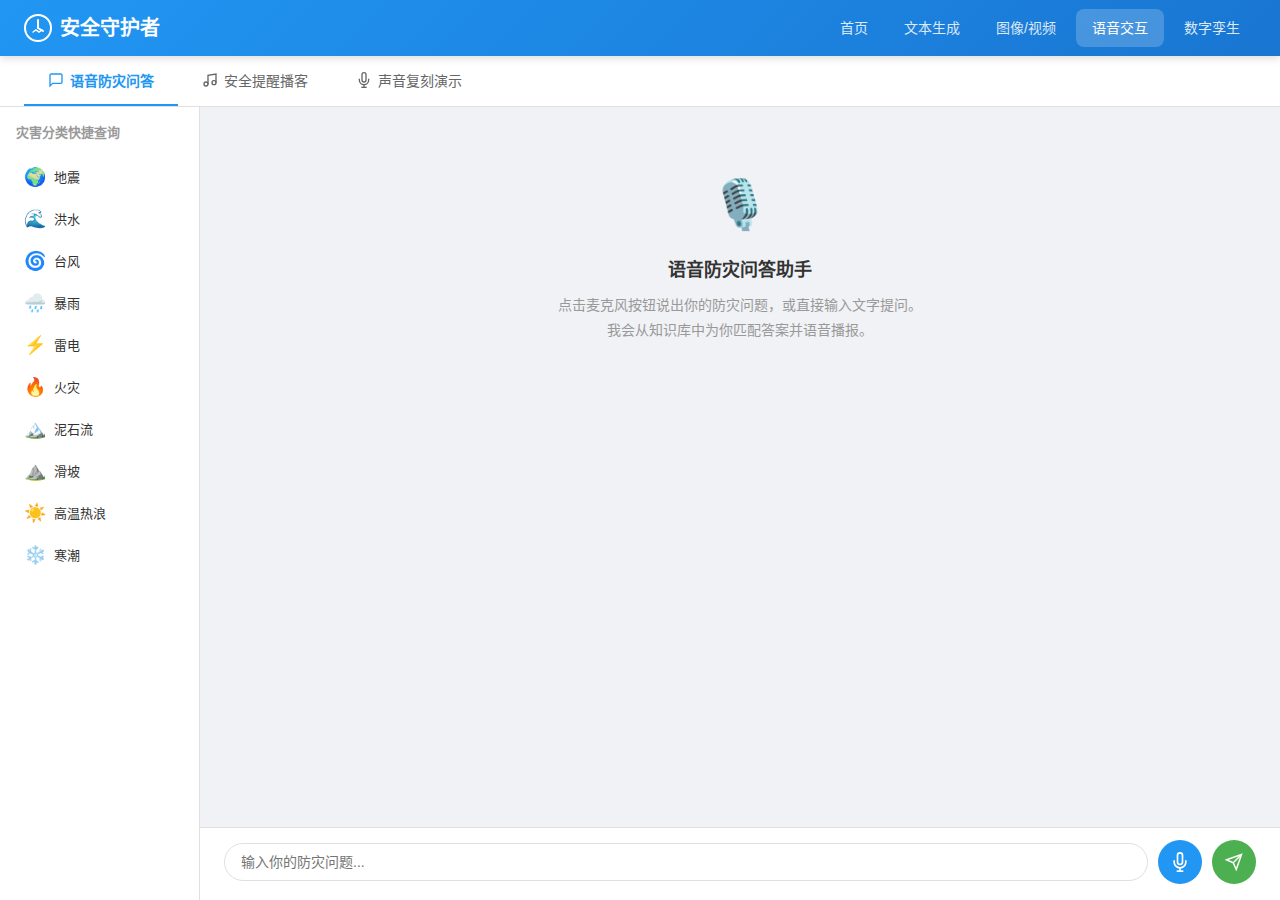
<file: html/pages/voice-interact.html>
<!DOCTYPE html>
<html lang="zh-CN">
<head>
  <meta charset="UTF-8">
  <meta name="viewport" content="width=device-width, initial-scale=1.0">
  <title>语音交互工具 — 安全守护者</title>
  <link rel="stylesheet" href="../css/common.css">
  <style>
    /* ===== 页面布局 ===== */
    .page-body {
      display: flex;
      flex-direction: column;
      height: calc(100vh - 56px);
      overflow: hidden;
    }

    /* ===== Tab 导航 ===== */
    .tab-nav {
      display: flex;
      background: var(--card);
      border-bottom: 1px solid var(--border);
      padding: 0 24px;
      flex-shrink: 0;
    }
    .tab-btn {
      padding: 14px 24px;
      border: none;
      background: none;
      font-size: 14px;
      font-weight: 500;
      color: var(--text-secondary);
      cursor: pointer;
      border-bottom: 2px solid transparent;
      transition: var(--transition);
      display: flex;
      align-items: center;
      gap: 6px;
      white-space: nowrap;
    }
    .tab-btn:hover { color: var(--primary); }
    .tab-btn.active {
      color: var(--primary);
      border-bottom-color: var(--primary);
      font-weight: 600;
    }

    /* ===== Tab 内容 ===== */
    .tab-panel {
      display: none;
      flex: 1;
      overflow: hidden;
    }
    .tab-panel.active {
      display: flex;
    }

    /* ==========================================================
       Tab1: 语音防灾问答 — 聊天界面
       ========================================================== */
    .chat-layout {
      display: flex;
      flex: 1;
      overflow: hidden;
    }

    /* 侧边灾害分类 */
    .chat-sidebar {
      width: 200px;
      background: var(--card);
      border-right: 1px solid var(--border);
      padding: 16px 12px;
      overflow-y: auto;
      flex-shrink: 0;
    }
    .chat-sidebar h4 {
      font-size: 13px;
      color: var(--text-light);
      margin-bottom: 12px;
      padding-left: 4px;
    }
    .disaster-quick-btn {
      display: flex;
      align-items: center;
      gap: 8px;
      width: 100%;
      padding: 10px 12px;
      border: none;
      background: none;
      border-radius: var(--radius);
      cursor: pointer;
      font-size: 13px;
      color: var(--text);
      transition: var(--transition);
      text-align: left;
    }
    .disaster-quick-btn:hover {
      background: var(--primary-light);
    }
    .disaster-quick-btn .dq-icon {
      font-size: 18px;
      flex-shrink: 0;
    }

    /* 聊天主体 */
    .chat-main {
      flex: 1;
      display: flex;
      flex-direction: column;
      min-width: 0;
    }
    .chat-messages {
      flex: 1;
      overflow-y: auto;
      padding: 20px 24px;
      display: flex;
      flex-direction: column;
      gap: 16px;
    }

    /* 消息气泡 */
    .msg {
      display: flex;
      gap: 10px;
      max-width: 75%;
      animation: msgIn 0.3s ease;
    }
    @keyframes msgIn {
      from { opacity: 0; transform: translateY(10px); }
      to { opacity: 1; transform: translateY(0); }
    }
    .msg.user {
      align-self: flex-end;
      flex-direction: row-reverse;
    }
    .msg-avatar {
      width: 36px;
      height: 36px;
      border-radius: 50%;
      display: flex;
      align-items: center;
      justify-content: center;
      font-size: 18px;
      flex-shrink: 0;
    }
    .msg.bot .msg-avatar { background: #E3F2FD; }
    .msg.user .msg-avatar { background: #FFF3E0; }
    .msg-bubble {
      padding: 12px 16px;
      border-radius: 12px;
      font-size: 14px;
      line-height: 1.7;
      word-break: break-word;
    }
    .msg.bot .msg-bubble {
      background: #F0F4F8;
      border-top-left-radius: 4px;
    }
    .msg.user .msg-bubble {
      background: var(--primary);
      color: white;
      border-top-right-radius: 4px;
    }
    .msg-bubble .msg-action {
      margin-top: 8px;
      display: flex;
      gap: 8px;
    }
    .msg-bubble .msg-action button {
      font-size: 12px;
      padding: 4px 10px;
      border: none;
      border-radius: 12px;
      cursor: pointer;
      transition: var(--transition);
    }
    .msg.bot .msg-action button {
      background: #E3F2FD;
      color: var(--primary);
    }
    .msg.bot .msg-action button:hover {
      background: #BBDEFB;
    }

    /* 输入区 */
    .chat-input-bar {
      padding: 12px 24px 16px;
      background: var(--card);
      border-top: 1px solid var(--border);
      display: flex;
      align-items: center;
      gap: 10px;
    }
    .chat-input-bar input {
      flex: 1;
      padding: 10px 16px;
      border: 1px solid var(--border);
      border-radius: 20px;
      font-size: 14px;
      outline: none;
      transition: var(--transition);
    }
    .chat-input-bar input:focus {
      border-color: var(--primary);
      box-shadow: 0 0 0 3px var(--primary-light);
    }
    .mic-btn {
      width: 44px;
      height: 44px;
      border-radius: 50%;
      border: none;
      background: var(--primary);
      color: white;
      font-size: 20px;
      cursor: pointer;
      transition: var(--transition);
      display: flex;
      align-items: center;
      justify-content: center;
      flex-shrink: 0;
    }
    .mic-btn:hover { background: var(--primary-dark); }
    .mic-btn.recording {
      background: var(--danger);
      animation: pulse 1.2s infinite;
    }
    @keyframes pulse {
      0%, 100% { box-shadow: 0 0 0 0 rgba(244,67,54,0.4); }
      50% { box-shadow: 0 0 0 12px rgba(244,67,54,0); }
    }
    .send-btn {
      width: 44px;
      height: 44px;
      border-radius: 50%;
      border: none;
      background: var(--success);
      color: white;
      font-size: 18px;
      cursor: pointer;
      transition: var(--transition);
      display: flex;
      align-items: center;
      justify-content: center;
      flex-shrink: 0;
    }
    .send-btn:hover { background: #388E3C; }
    .send-btn:disabled {
      background: #ccc;
      cursor: not-allowed;
    }

    /* 欢迎消息 */
    .welcome-box {
      text-align: center;
      padding: 40px 20px;
      color: var(--text-light);
    }
    .welcome-box .wb-icon { font-size: 48px; margin-bottom: 12px; }
    .welcome-box h3 { font-size: 18px; color: var(--text); margin-bottom: 8px; }
    .welcome-box p { font-size: 14px; line-height: 1.8; max-width: 500px; margin: 0 auto; }

    /* ==========================================================
       Tab2: 安全提醒播客生成器
       ========================================================== */
    .podcast-layout {
      flex: 1;
      display: flex;
      overflow: hidden;
    }
    .podcast-config {
      width: 360px;
      background: var(--card);
      border-right: 1px solid var(--border);
      padding: 20px;
      overflow-y: auto;
      flex-shrink: 0;
    }
    .podcast-config h3 {
      font-size: 16px;
      font-weight: 600;
      margin-bottom: 16px;
      display: flex;
      align-items: center;
      gap: 8px;
    }
    .podcast-preview {
      flex: 1;
      display: flex;
      flex-direction: column;
      min-width: 0;
    }
    .podcast-text-area {
      flex: 1;
      padding: 20px 24px;
      overflow-y: auto;
    }
    .podcast-text-area textarea {
      width: 100%;
      height: 100%;
      border: 1px solid var(--border);
      border-radius: var(--radius);
      padding: 16px;
      font-size: 14px;
      line-height: 1.8;
      resize: none;
      outline: none;
      font-family: inherit;
      transition: var(--transition);
    }
    .podcast-text-area textarea:focus {
      border-color: var(--primary);
      box-shadow: 0 0 0 3px var(--primary-light);
    }
    .podcast-controls {
      padding: 16px 24px;
      background: var(--card);
      border-top: 1px solid var(--border);
      display: flex;
      align-items: center;
      gap: 16px;
      flex-wrap: wrap;
    }
    .play-btn-group {
      display: flex;
      gap: 8px;
    }
    .play-btn {
      width: 40px;
      height: 40px;
      border-radius: 50%;
      border: none;
      font-size: 16px;
      cursor: pointer;
      display: flex;
      align-items: center;
      justify-content: center;
      transition: var(--transition);
    }
    .play-btn.play { background: var(--primary); color: white; }
    .play-btn.play:hover { background: var(--primary-dark); }
    .play-btn.pause { background: var(--warning); color: white; }
    .play-btn.stop { background: var(--text-light); color: white; }
    .play-btn.stop:hover { background: var(--text-secondary); }

    .slider-group {
      display: flex;
      flex-direction: column;
      gap: 2px;
    }
    .slider-group label {
      font-size: 12px;
      color: var(--text-secondary);
    }
    .slider-group input[type="range"] {
      width: 100px;
      accent-color: var(--primary);
    }
    .slider-val {
      font-size: 12px;
      font-weight: 600;
      color: var(--primary);
      min-width: 32px;
      text-align: center;
    }

    .voice-select {
      padding: 6px 10px;
      border: 1px solid var(--border);
      border-radius: var(--radius);
      font-size: 13px;
      outline: none;
      max-width: 180px;
    }

    .podcast-progress {
      height: 4px;
      background: var(--border);
      border-radius: 2px;
      overflow: hidden;
      width: 100%;
      margin-top: 8px;
    }
    .podcast-progress-bar {
      height: 100%;
      background: var(--primary);
      border-radius: 2px;
      width: 0%;
      transition: width 0.3s;
    }

    /* ==========================================================
       Tab3: 声音复刻演示
       ========================================================== */
    .voice-clone-layout {
      flex: 1;
      display: flex;
      overflow: hidden;
    }
    .vc-left {
      width: 400px;
      background: var(--card);
      border-right: 1px solid var(--border);
      padding: 20px;
      overflow-y: auto;
      flex-shrink: 0;
      display: flex;
      flex-direction: column;
      gap: 20px;
    }
    .vc-right {
      flex: 1;
      display: flex;
      flex-direction: column;
      min-width: 0;
    }

    .vc-section h4 {
      font-size: 14px;
      font-weight: 600;
      margin-bottom: 10px;
      display: flex;
      align-items: center;
      gap: 6px;
    }

    .template-grid {
      display: grid;
      grid-template-columns: 1fr 1fr;
      gap: 8px;
    }
    .template-btn {
      padding: 10px 12px;
      border: 1px solid var(--border);
      border-radius: var(--radius);
      background: white;
      font-size: 13px;
      cursor: pointer;
      transition: var(--transition);
      text-align: left;
      line-height: 1.4;
    }
    .template-btn:hover {
      border-color: var(--primary);
      background: #F8FBFF;
    }
    .template-btn.active {
      border-color: var(--primary);
      background: var(--primary-light);
      color: var(--primary-dark);
    }

    /* 录音控制 */
    .record-controls {
      display: flex;
      align-items: center;
      gap: 12px;
    }
    .rec-btn {
      width: 48px;
      height: 48px;
      border-radius: 50%;
      border: 2px solid var(--danger);
      background: white;
      color: var(--danger);
      font-size: 20px;
      cursor: pointer;
      transition: var(--transition);
      display: flex;
      align-items: center;
      justify-content: center;
    }
    .rec-btn:hover { background: #FFEBEE; }
    .rec-btn.recording {
      background: var(--danger);
      color: white;
      animation: pulse 1.2s infinite;
    }
    .rec-status {
      font-size: 13px;
      color: var(--text-secondary);
    }
    .rec-status.active { color: var(--danger); font-weight: 600; }

    /* 波形可视化 */
    .waveform-wrap {
      background: #1a1a2e;
      border-radius: var(--radius);
      padding: 12px;
      margin-top: 8px;
    }
    .waveform-wrap canvas {
      width: 100%;
      height: 100px;
      display: block;
      border-radius: 4px;
    }

    /* TTS 播放区 */
    .vc-play-area {
      padding: 20px;
      display: flex;
      flex-direction: column;
      gap: 16px;
    }
    .vc-selected-text {
      padding: 16px;
      background: #F0F4F8;
      border-radius: var(--radius);
      font-size: 14px;
      line-height: 1.7;
      border-left: 4px solid var(--primary);
    }
    .vc-tts-controls {
      display: flex;
      gap: 10px;
      align-items: center;
    }

    .vc-recordings {
      padding: 0 20px 20px;
      flex: 1;
      overflow-y: auto;
    }
    .vc-recording-item {
      display: flex;
      align-items: center;
      gap: 10px;
      padding: 10px 14px;
      background: #FAFAFA;
      border: 1px solid var(--border);
      border-radius: var(--radius);
      margin-bottom: 8px;
      transition: var(--transition);
    }
    .vc-recording-item:hover { border-color: var(--primary); }
    .vc-recording-item .rec-info {
      flex: 1;
      font-size: 13px;
    }
    .vc-recording-item .rec-info .rec-name { font-weight: 500; }
    .vc-recording-item .rec-info .rec-dur { color: var(--text-light); font-size: 12px; }
    .vc-recording-item button {
      padding: 4px 10px;
      border: 1px solid var(--border);
      border-radius: var(--radius);
      background: white;
      font-size: 12px;
      cursor: pointer;
      transition: var(--transition);
    }
    .vc-recording-item button:hover { border-color: var(--primary); color: var(--primary); }

    /* 空状态 */
    .vc-empty {
      text-align: center;
      padding: 40px;
      color: var(--text-light);
      font-size: 14px;
    }

    /* ===== 不支持提示 ===== */
    .api-warning {
      padding: 12px 16px;
      background: #FFF3E0;
      border: 1px solid #FFE0B2;
      border-radius: var(--radius);
      font-size: 13px;
      color: #E65100;
      display: flex;
      align-items: center;
      gap: 8px;
    }

    /* ===== 响应式 ===== */
    @media (max-width: 900px) {
      .chat-sidebar { display: none; }
      .podcast-config { width: 100%; border-right: none; border-bottom: 1px solid var(--border); }
      .podcast-layout { flex-direction: column; }
      .voice-clone-layout { flex-direction: column; }
      .vc-left { width: 100%; border-right: none; border-bottom: 1px solid var(--border); }
      .tab-btn { padding: 12px 14px; font-size: 13px; }
    }
  </style>
</head>
<body>
  <!-- 导航栏 -->
  <div id="navbar-slot"></div>

  <div class="page-body">
    <!-- Tab 导航 -->
    <div class="tab-nav">
      <button class="tab-btn active" data-tab="qa">
        <svg width="16" height="16" viewBox="0 0 24 24" fill="none" stroke="currentColor" stroke-width="2"><path d="M21 15a2 2 0 0 1-2 2H7l-4 4V5a2 2 0 0 1 2-2h14a2 2 0 0 1 2 2z"/></svg>
        语音防灾问答
      </button>
      <button class="tab-btn" data-tab="podcast">
        <svg width="16" height="16" viewBox="0 0 24 24" fill="none" stroke="currentColor" stroke-width="2"><path d="M9 18V5l12-2v13"/><circle cx="6" cy="18" r="3"/><circle cx="18" cy="16" r="3"/></svg>
        安全提醒播客
      </button>
      <button class="tab-btn" data-tab="clone">
        <svg width="16" height="16" viewBox="0 0 24 24" fill="none" stroke="currentColor" stroke-width="2"><path d="M12 1a3 3 0 0 0-3 3v8a3 3 0 0 0 6 0V4a3 3 0 0 0-3-3z"/><path d="M19 10v2a7 7 0 0 1-14 0v-2"/><line x1="12" y1="19" x2="12" y2="23"/><line x1="8" y1="23" x2="16" y2="23"/></svg>
        声音复刻演示
      </button>
    </div>

    <!-- ==================== Tab 1: 语音防灾问答 ==================== -->
    <div class="tab-panel active" id="panel-qa">
      <div class="chat-layout">
        <!-- 侧边灾害分类 -->
        <div class="chat-sidebar" id="chatSidebar">
          <h4>灾害分类快捷查询</h4>
        </div>
        <!-- 聊天主体 -->
        <div class="chat-main">
          <div class="chat-messages" id="chatMessages">
            <div class="welcome-box" id="chatWelcome">
              <div class="wb-icon">🎙️</div>
              <h3>语音防灾问答助手</h3>
              <p>点击麦克风按钮说出你的防灾问题，或直接输入文字提问。<br>我会从知识库中为你匹配答案并语音播报。</p>
            </div>
          </div>
          <div class="chat-input-bar">
            <input type="text" id="chatInput" placeholder="输入你的防灾问题..." autocomplete="off">
            <button class="mic-btn" id="micBtn" title="语音输入">
              <svg width="20" height="20" viewBox="0 0 24 24" fill="none" stroke="currentColor" stroke-width="2"><path d="M12 1a3 3 0 0 0-3 3v8a3 3 0 0 0 6 0V4a3 3 0 0 0-3-3z"/><path d="M19 10v2a7 7 0 0 1-14 0v-2"/><line x1="12" y1="19" x2="12" y2="23"/><line x1="8" y1="23" x2="16" y2="23"/></svg>
            </button>
            <button class="send-btn" id="sendBtn" title="发送">
              <svg width="18" height="18" viewBox="0 0 24 24" fill="none" stroke="currentColor" stroke-width="2"><line x1="22" y1="2" x2="11" y2="13"/><polygon points="22 2 15 22 11 13 2 9 22 2"/></svg>
            </button>
          </div>
        </div>
      </div>
    </div>

    <!-- ==================== Tab 2: 播客生成器 ==================== -->
    <div class="tab-panel" id="panel-podcast">
      <div class="podcast-layout">
        <!-- 左侧配置 -->
        <div class="podcast-config">
          <h3>
            <svg width="18" height="18" viewBox="0 0 24 24" fill="none" stroke="currentColor" stroke-width="2"><circle cx="12" cy="12" r="3"/><path d="M19.4 15a1.65 1.65 0 0 0 .33 1.82l.06.06a2 2 0 0 1-2.83 2.83l-.06-.06a1.65 1.65 0 0 0-1.82-.33 1.65 1.65 0 0 0-1 1.51V21a2 2 0 0 1-4 0v-.09A1.65 1.65 0 0 0 9 19.4a1.65 1.65 0 0 0-1.82.33l-.06.06a2 2 0 0 1-2.83-2.83l.06-.06A1.65 1.65 0 0 0 4.68 15a1.65 1.65 0 0 0-1.51-1H3a2 2 0 0 1 0-4h.09A1.65 1.65 0 0 0 4.6 9a1.65 1.65 0 0 0-.33-1.82l-.06-.06a2 2 0 0 1 2.83-2.83l.06.06A1.65 1.65 0 0 0 9 4.68a1.65 1.65 0 0 0 1-1.51V3a2 2 0 0 1 4 0v.09a1.65 1.65 0 0 0 1 1.51 1.65 1.65 0 0 0 1.82-.33l.06-.06a2 2 0 0 1 2.83 2.83l-.06.06A1.65 1.65 0 0 0 19.4 9a1.65 1.65 0 0 0 1.51 1H21a2 2 0 0 1 0 4h-.09a1.65 1.65 0 0 0-1.51 1z"/></svg>
            播客配置
          </h3>
          <div class="form-group">
            <label>灾害类型</label>
            <div id="podcastDisasterSelect"></div>
          </div>
          <div class="form-group">
            <label>选择声音</label>
            <select class="form-control" id="podcastVoice"></select>
          </div>
          <div class="form-group">
            <label>语速 <span class="slider-val" id="rateVal">1.0x</span></label>
            <input type="range" id="podcastRate" min="0.5" max="2" step="0.1" value="1" style="width:100%;accent-color:var(--primary)">
          </div>
          <div class="form-group">
            <label>音调 <span class="slider-val" id="pitchVal">1.0</span></label>
            <input type="range" id="podcastPitch" min="0.5" max="2" step="0.1" value="1" style="width:100%;accent-color:var(--primary)">
          </div>
          <div class="btn-group" style="margin-top:16px;">
            <button class="btn btn-primary" id="generatePodcastBtn">生成播客文案</button>
            <button class="btn btn-outline" id="exportPodcastBtn">导出文案</button>
          </div>
        </div>

        <!-- 右侧预览与播放 -->
        <div class="podcast-preview">
          <div class="podcast-text-area">
            <textarea id="podcastText" placeholder="选择灾害类型后点击"生成播客文案"，或直接编辑内容..."></textarea>
          </div>
          <div class="podcast-controls">
            <div class="play-btn-group">
              <button class="play-btn play" id="podcastPlay" title="播放">
                <svg width="16" height="16" viewBox="0 0 24 24" fill="currentColor"><polygon points="5 3 19 12 5 21 5 3"/></svg>
              </button>
              <button class="play-btn pause" id="podcastPause" title="暂停">
                <svg width="16" height="16" viewBox="0 0 24 24" fill="currentColor"><rect x="6" y="4" width="4" height="16"/><rect x="14" y="4" width="4" height="16"/></svg>
              </button>
              <button class="play-btn stop" id="podcastStop" title="停止">
                <svg width="16" height="16" viewBox="0 0 24 24" fill="currentColor"><rect x="4" y="4" width="16" height="16" rx="2"/></svg>
              </button>
            </div>
            <div style="flex:1;">
              <div class="podcast-progress">
                <div class="podcast-progress-bar" id="podcastProgress"></div>
              </div>
            </div>
            <span id="podcastStatus" style="font-size:12px;color:var(--text-light);min-width:60px;text-align:right;">就绪</span>
          </div>
        </div>
      </div>
    </div>

    <!-- ==================== Tab 3: 声音复刻演示 ==================== -->
    <div class="tab-panel" id="panel-clone">
      <div class="voice-clone-layout">
        <!-- 左侧配置 -->
        <div class="vc-left">
          <!-- 场景模板 -->
          <div class="vc-section">
            <h4>
              <svg width="16" height="16" viewBox="0 0 24 24" fill="none" stroke="currentColor" stroke-width="2"><rect x="3" y="3" width="7" height="7"/><rect x="14" y="3" width="7" height="7"/><rect x="14" y="14" width="7" height="7"/><rect x="3" y="14" width="7" height="7"/></svg>
              安全提醒场景模板
            </h4>
            <div class="template-grid" id="templateGrid"></div>
          </div>

          <!-- 录音控制 -->
          <div class="vc-section">
            <h4>
              <svg width="16" height="16" viewBox="0 0 24 24" fill="none" stroke="currentColor" stroke-width="2"><path d="M12 1a3 3 0 0 0-3 3v8a3 3 0 0 0 6 0V4a3 3 0 0 0-3-3z"/><path d="M19 10v2a7 7 0 0 1-14 0v-2"/></svg>
              录制你的声音
            </h4>
            <div class="record-controls">
              <button class="rec-btn" id="recBtn" title="开始/停止录音">
                <svg width="20" height="20" viewBox="0 0 24 24" fill="currentColor"><circle cx="12" cy="12" r="8"/></svg>
              </button>
              <div>
                <div class="rec-status" id="recStatus">点击开始录音</div>
                <div style="font-size:12px;color:var(--text-light);margin-top:2px;" id="recTimer">00:00</div>
              </div>
            </div>
            <div class="waveform-wrap">
              <canvas id="waveformCanvas" width="360" height="100"></canvas>
            </div>
          </div>
        </div>

        <!-- 右侧播放 -->
        <div class="vc-right">
          <div class="vc-play-area">
            <div class="vc-section">
              <h4>
                <svg width="16" height="16" viewBox="0 0 24 24" fill="none" stroke="currentColor" stroke-width="2"><polygon points="5 3 19 12 5 21 5 3"/></svg>
                TTS 安全提醒
              </h4>
            </div>
            <div class="vc-selected-text" id="vcSelectedText">请从左侧选择一个场景模板</div>
            <div class="vc-tts-controls">
              <button class="btn btn-primary btn-sm" id="vcPlayTTS">播放 TTS</button>
              <button class="btn btn-outline btn-sm" id="vcStopTTS">停止</button>
              <select class="voice-select" id="vcVoiceSelect"></select>
            </div>
          </div>
          <div class="vc-recordings">
            <div class="vc-section">
              <h4>
                <svg width="16" height="16" viewBox="0 0 24 24" fill="none" stroke="currentColor" stroke-width="2"><path d="M21 15v4a2 2 0 0 1-2 2H5a2 2 0 0 1-2-2v-4"/><polyline points="7 10 12 15 17 10"/><line x1="12" y1="15" x2="12" y2="3"/></svg>
                录音文件
              </h4>
            </div>
            <div id="recordingsList">
              <div class="vc-empty">还没有录音文件，请先录制一段语音</div>
            </div>
          </div>
        </div>
      </div>
    </div>
  </div>

  <script src="../js/common.js"></script>
  <script>
  (function() {
    'use strict';

    // ==================== 初始化 ====================
    document.getElementById('navbar-slot').innerHTML = getNavbarHTML('voice-interact');

    // 检测浏览器 API 支持
    const SpeechRecognition = window.SpeechRecognition || window.webkitSpeechRecognition;
    const speechSynthesis = window.speechSynthesis;
    const SpeechSynthesisUtterance = window.SpeechSynthesisUtterance;
    const hasRecognition = !!SpeechRecognition;
    const hasSynthesis = !!speechSynthesis && !!SpeechSynthesisUtterance;
    const hasMediaRecorder = !!window.MediaRecorder;

    // ==================== Tab 切换 ====================
    document.querySelectorAll('.tab-btn').forEach(btn => {
      btn.addEventListener('click', () => {
        document.querySelectorAll('.tab-btn').forEach(b => b.classList.remove('active'));
        document.querySelectorAll('.tab-panel').forEach(p => p.classList.remove('active'));
        btn.classList.add('active');
        document.getElementById('panel-' + btn.dataset.tab).classList.add('active');
      });
    });

    // ==================== 声音列表 ====================
    let voices = [];
    function loadVoices() {
      voices = speechSynthesis.getVoices();
      // 筛选中文声音
      const zhVoices = voices.filter(v => v.lang.startsWith('zh'));
      const voiceOptions = zhVoices.length ? zhVoices : voices;

      // 播客声音选择器
      const podcastVoiceEl = document.getElementById('podcastVoice');
      podcastVoiceEl.innerHTML = voiceOptions.map((v, i) =>
        `<option value="${i}">${v.name} (${v.lang})</option>`
      ).join('');
      if (!voiceOptions.length) {
        podcastVoiceEl.innerHTML = '<option>未检测到可用声音</option>';
      }

      // 声音复刻声音选择器
      const vcVoiceEl = document.getElementById('vcVoiceSelect');
      vcVoiceEl.innerHTML = voiceOptions.map((v, i) =>
        `<option value="${i}">${v.name} (${v.lang})</option>`
      ).join('');
      if (!voiceOptions.length) {
        vcVoiceEl.innerHTML = '<option>未检测到可用声音</option>';
      }
    }
    if (hasSynthesis) {
      speechSynthesis.onvoiceschanged = loadVoices;
      loadVoices();
    }

    // ==================== Tab1: 语音防灾问答 ====================

    // 侧边灾害分类按钮
    const chatSidebar = document.getElementById('chatSidebar');
    DISASTER_TYPES.forEach(d => {
      const btn = document.createElement('button');
      btn.className = 'disaster-quick-btn';
      btn.innerHTML = `<span class="dq-icon">${d.icon}</span><span>${d.name}</span>`;
      btn.addEventListener('click', () => {
        // 发送快捷查询
        const question = `请介绍${d.name}的防范知识`;
        addUserMessage(question);
        respondToUser(question);
      });
      chatSidebar.appendChild(btn);
    });

    // 聊天消息管理
    const chatMessages = document.getElementById('chatMessages');
    const chatInput = document.getElementById('chatInput');
    const sendBtn = document.getElementById('sendBtn');
    const micBtn = document.getElementById('micBtn');

    function clearWelcome() {
      const w = document.getElementById('chatWelcome');
      if (w) w.remove();
    }

    function addUserMessage(text) {
      clearWelcome();
      const div = document.createElement('div');
      div.className = 'msg user';
      div.innerHTML = `<div class="msg-avatar">🙋</div><div class="msg-bubble">${escapeHTML(text)}</div>`;
      chatMessages.appendChild(div);
      scrollChat();
    }

    function addBotMessage(text, speak = true) {
      const div = document.createElement('div');
      div.className = 'msg bot';
      div.innerHTML = `
        <div class="msg-avatar">🤖</div>
        <div class="msg-bubble">
          ${text}
          <div class="msg-action">
            <button onclick="replayMsg(this)" title="重新播报">🔊 重新播报</button>
          </div>
        </div>`;
      chatMessages.appendChild(div);
      scrollChat();
      if (speak && hasSynthesis) {
        speakText(stripHTML(text));
      }
    }

    function addTypingIndicator() {
      const div = document.createElement('div');
      div.className = 'msg bot';
      div.id = 'typingIndicator';
      div.innerHTML = `
        <div class="msg-avatar">🤖</div>
        <div class="msg-bubble">
          <div class="loading" style="padding:4px 0;">
            <div class="loading-dot"></div>
            <div class="loading-dot"></div>
            <div class="loading-dot"></div>
          </div>
        </div>`;
      chatMessages.appendChild(div);
      scrollChat();
    }

    function removeTypingIndicator() {
      const el = document.getElementById('typingIndicator');
      if (el) el.remove();
    }

    function scrollChat() {
      chatMessages.scrollTop = chatMessages.scrollHeight;
    }

    // 匹配知识库回答
    function respondToUser(question) {
      addTypingIndicator();
      setTimeout(() => {
        removeTypingIndicator();
        const answer = matchAnswer(question);
        addBotMessage(answer);
      }, 600 + Math.random() * 400);
    }

    function matchAnswer(question) {
      const q = question.toLowerCase();

      // 先在 qa 库中精确匹配
      for (const d of DISASTER_TYPES) {
        for (const item of d.qa) {
          if (q.includes(item.q.substring(0, 6)) || similarity(q, item.q) > 0.4) {
            return item.a;
          }
        }
      }

      // 关键词匹配灾害类型
      for (const d of DISASTER_TYPES) {
        if (q.includes(d.name) || q.includes(d.id)) {
          // 判断问题类型
          if (q.includes('前兆') || q.includes('征兆') || q.includes('预兆') || q.includes('迹象')) {
            return `<strong>${d.icon} ${d.name}前兆识别：</strong><br><br>` +
              d.signs.map(s => '• ' + s).join('<br>');
          }
          if (q.includes('准备') || q.includes('预防') || q.includes('防范') || q.includes('应急包')) {
            return `<strong>${d.icon} ${d.name}防范准备：</strong><br><br>` +
              d.preparation.map(s => '• ' + s).join('<br>');
          }
          if (q.includes('发生时') || q.includes('怎么办') || q.includes('避险') || q.includes('应对') || q.includes('应急')) {
            return `<strong>${d.icon} ${d.name}应急避险：</strong><br><br>` +
              d.duringAction.map(s => '• ' + s).join('<br>');
          }
          if (q.includes('之后') || q.includes('灾后') || q.includes('事后')) {
            return `<strong>${d.icon} ${d.name}灾后处理：</strong><br><br>` +
              d.afterAction.map(s => '• ' + s).join('<br>');
          }
          if (q.includes('原因') || q.includes('成因') || q.includes('为什么')) {
            return `<strong>${d.icon} ${d.name}的成因：</strong><br><br>` +
              d.causes.map(s => '• ' + s).join('<br>');
          }
          // 默认给出基础知识+防范提示
          return `<strong>${d.icon} ${d.name}防范知识：</strong><br><br>` +
            d.basics.map(s => '• ' + s).join('<br>') +
            '<br><br><strong>防范要点：</strong><br>' +
            d.preparation.slice(0, 3).map(s => '• ' + s).join('<br>') +
            '<br><br>你还可以问我关于' + d.name + '的前兆识别、应急避险、灾后处理等问题。';
        }
      }

      // 通用关键词
      if (q.includes('应急包') || q.includes('准备')) {
        return '<strong>应急包准备建议：</strong><br><br>' +
          '• 饮用水（3天量，每人每天至少3升）<br>' +
          '• 压缩食品和罐头<br>' +
          '• 手电筒和备用电池<br>' +
          '• 急救药品包<br>' +
          '• 求生哨子<br>' +
          '• 身份证件复印件<br>' +
          '• 手机充电宝<br>' +
          '• 多功能刀具<br>' +
          '• 雨衣/保暖毯<br><br>' +
          '建议每半年检查一次应急包，及时更换过期物品。';
      }

      if (q.includes('你好') || q.includes('你是谁') || q.includes('hello')) {
        return '你好！我是安全守护者语音防灾助手 🤖<br><br>我可以回答你关于各类自然灾害的防范知识，包括地震、洪水、台风、暴雨、雷电、火灾、泥石流、滑坡、高温热浪、寒潮等。<br><br>你可以直接说出你的问题，也可以点击左侧的灾害分类快速查询。';
      }

      // 未匹配到
      return '我不太确定这个问题的答案 😅<br><br>不过我可以帮你解答以下方面的问题：<br>' +
        '• 各种自然灾害的基础知识<br>' +
        '• 灾害前兆识别方法<br>' +
        '• 应急避险和自救互救<br>' +
        '• 灾后恢复与处理<br>' +
        '• 应急物资准备<br><br>' +
        '试试问我"地震来了怎么办"或"台风如何防范"吧！';
    }

    // 简单文本相似度
    function similarity(s1, s2) {
      const set1 = new Set(s1.split(''));
      const set2 = new Set(s2.split(''));
      const intersection = new Set([...set1].filter(x => set2.has(x)));
      return intersection.size / Math.max(set1.size, set2.size);
    }

    function escapeHTML(str) {
      const div = document.createElement('div');
      div.textContent = str;
      return div.innerHTML;
    }

    function stripHTML(html) {
      const div = document.createElement('div');
      div.innerHTML = html;
      return div.textContent || div.innerText || '';
    }

    // 发送消息
    sendBtn.addEventListener('click', () => {
      const text = chatInput.value.trim();
      if (!text) return;
      chatInput.value = '';
      addUserMessage(text);
      respondToUser(text);
    });
    chatInput.addEventListener('keydown', e => {
      if (e.key === 'Enter' && !e.shiftKey) {
        e.preventDefault();
        sendBtn.click();
      }
    });

    // 语音识别
    let recognition = null;
    let isRecording = false;

    if (hasRecognition) {
      recognition = new SpeechRecognition();
      recognition.lang = 'zh-CN';
      recognition.interimResults = true;
      recognition.continuous = false;

      recognition.onresult = function(event) {
        let finalTranscript = '';
        let interimTranscript = '';
        for (let i = event.resultIndex; i < event.results.length; i++) {
          if (event.results[i].isFinal) {
            finalTranscript += event.results[i][0].transcript;
          } else {
            interimTranscript += event.results[i][0].transcript;
          }
        }
        if (finalTranscript) {
          chatInput.value = finalTranscript;
          addUserMessage(finalTranscript);
          chatInput.value = '';
          respondToUser(finalTranscript);
        } else if (interimTranscript) {
          chatInput.value = interimTranscript;
        }
      };

      recognition.onend = function() {
        isRecording = false;
        micBtn.classList.remove('recording');
      };

      recognition.onerror = function(e) {
        isRecording = false;
        micBtn.classList.remove('recording');
        if (e.error === 'not-allowed') {
          showToast('请允许麦克风权限后重试', 'error');
        } else if (e.error !== 'aborted') {
          showToast('语音识别出错：' + e.error, 'error');
        }
      };
    } else {
      micBtn.style.display = 'none';
      // 添加提示
      const bar = document.querySelector('.chat-input-bar');
      const warning = document.createElement('div');
      warning.className = 'api-warning';
      warning.style.marginBottom = '8px';
      warning.innerHTML = '⚠️ 当前浏览器不支持语音识别，已降级为文字输入模式。建议使用 Chrome 浏览器。';
      bar.parentNode.insertBefore(warning, bar);
    }

    micBtn.addEventListener('click', () => {
      if (!hasRecognition) return;
      if (isRecording) {
        recognition.stop();
      } else {
        isRecording = true;
        micBtn.classList.add('recording');
        chatInput.value = '';
        chatInput.placeholder = '正在聆听...';
        recognition.start();
        setTimeout(() => {
          chatInput.placeholder = '输入你的防灾问题...';
        }, 100);
      }
    });

    // TTS 语音播报
    let currentUtterance = null;
    let isSpeaking = false;

    function speakText(text) {
      if (!hasSynthesis) return;
      speechSynthesis.cancel();
      currentUtterance = new SpeechSynthesisUtterance(text);
      currentUtterance.lang = 'zh-CN';
      currentUtterance.rate = 1;
      currentUtterance.pitch = 1;

      // 使用中文声音
      const zhVoices = voices.filter(v => v.lang.startsWith('zh'));
      if (zhVoices.length) {
        currentUtterance.voice = zhVoices[0];
      }

      currentUtterance.onend = () => { isSpeaking = false; };
      currentUtterance.onerror = () => { isSpeaking = false; };
      isSpeaking = true;
      speechSynthesis.speak(currentUtterance);
    }

    // 全局重新播报
    window.replayMsg = function(btn) {
      const bubble = btn.closest('.msg-bubble');
      const text = bubble.textContent.replace('🔊 重新播报', '').trim();
      speakText(text);
    };


    // ==================== Tab2: 播客生成器 ====================

    // 灾害选择器
    document.getElementById('podcastDisasterSelect').innerHTML = getDisasterSelector('podcastDisaster', 'podcastDisaster');

    // 语速/音调滑块
    const rateSlider = document.getElementById('podcastRate');
    const pitchSlider = document.getElementById('podcastPitch');
    rateSlider.addEventListener('input', () => {
      document.getElementById('rateVal').textContent = parseFloat(rateSlider.value).toFixed(1) + 'x';
    });
    pitchSlider.addEventListener('input', () => {
      document.getElementById('pitchVal').textContent = parseFloat(pitchSlider.value).toFixed(1);
    });

    // 生成播客文案
    document.getElementById('generatePodcastBtn').addEventListener('click', () => {
      const sel = document.getElementById('podcastDisaster');
      const dId = sel.value;
      if (!dId) {
        showToast('请先选择灾害类型', 'warning');
        return;
      }
      const d = DISASTER_DB[dId];
      if (!d) return;

      const now = formatDate();
      const script = `[安全守护者播客] ${d.name}安全防范专题\n` +
        `生成时间：${now}\n` +
        `${'='.repeat(40)}\n\n` +
        `【开场白】\n` +
        `大家好，欢迎收听"安全守护者"防灾科普播客。今天我们的话题是关于${d.name}的安全防范知识。\n` +
        `${d.name}是一种${d.basics[0]}。让我们一起了解如何科学应对。\n\n` +
        `【知识讲解】\n` +
        `${d.basics.map((s, i) => `要点${i + 1}：${s}`).join('\n\n')}\n\n` +
        `${d.name}的主要成因包括：\n${d.causes.map(s => '· ' + s).join('\n')}\n\n` +
        `如何识别${d.name}的前兆？请注意以下信号：\n${d.signs.map(s => '⚠ ' + s).join('\n')}\n\n` +
        `【安全提醒】\n` +
        `事前准备：\n${d.preparation.map(s => '✓ ' + s).join('\n')}\n\n` +
        `应急避险：\n${d.duringAction.map(s => '★ ' + s).join('\n')}\n\n` +
        `灾后处理：\n${d.afterAction.map(s => '→ ' + s).join('\n')}\n\n` +
        `【结尾】\n` +
        `以上就是关于${d.name}的安全防范知识。希望大家永远用不上这些知识，但一定要牢记在心。\n` +
        `安全守护者，守护您和家人的安全。我们下期再见！\n`;

      document.getElementById('podcastText').value = script;
      showToast('播客文案已生成', 'success');
    });

    // 导出文案
    document.getElementById('exportPodcastBtn').addEventListener('click', () => {
      const text = document.getElementById('podcastText').value.trim();
      if (!text) {
        showToast('文案内容为空', 'warning');
        return;
      }
      downloadFile(text, '安全守护者播客文案_' + formatDate().replace(/[: ]/g, '_') + '.txt');
    });

    // 播客播放控制
    let podcastUtterance = null;
    let podcastPlaying = false;
    let podcastPaused = false;

    function getSelectedVoice() {
      const sel = document.getElementById('podcastVoice');
      const idx = parseInt(sel.value);
      const allVoices = speechSynthesis.getVoices();
      const zhVoices = allVoices.filter(v => v.lang.startsWith('zh'));
      const voiceList = zhVoices.length ? zhVoices : allVoices;
      return voiceList[idx] || null;
    }

    document.getElementById('podcastPlay').addEventListener('click', () => {
      if (!hasSynthesis) { showToast('浏览器不支持语音合成', 'error'); return; }
      const text = document.getElementById('podcastText').value.trim();
      if (!text) { showToast('请先生成或输入播客文案', 'warning'); return; }

      if (podcastPaused) {
        speechSynthesis.resume();
        podcastPaused = false;
        podcastPlaying = true;
        document.getElementById('podcastStatus').textContent = '播放中';
        return;
      }

      speechSynthesis.cancel();
      podcastUtterance = new SpeechSynthesisUtterance(text);
      podcastUtterance.lang = 'zh-CN';
      podcastUtterance.rate = parseFloat(rateSlider.value);
      podcastUtterance.pitch = parseFloat(pitchSlider.value);

      const voice = getSelectedVoice();
      if (voice) podcastUtterance.voice = voice;

      podcastUtterance.onstart = () => {
        podcastPlaying = true;
        document.getElementById('podcastStatus').textContent = '播放中';
        startPodcastProgress(text.length);
      };
      podcastUtterance.onend = () => {
        podcastPlaying = false;
        document.getElementById('podcastStatus').textContent = '播放完毕';
        document.getElementById('podcastProgress').style.width = '100%';
        setTimeout(() => {
          document.getElementById('podcastProgress').style.width = '0%';
        }, 1000);
      };
      podcastUtterance.onerror = () => {
        podcastPlaying = false;
        document.getElementById('podcastStatus').textContent = '出错';
      };

      speechSynthesis.speak(podcastUtterance);
    });

    let podcastProgressTimer = null;
    function startPodcastProgress(len) {
      clearInterval(podcastProgressTimer);
      const duration = Math.max(len * 60, 5000);
      const start = Date.now();
      const bar = document.getElementById('podcastProgress');
      podcastProgressTimer = setInterval(() => {
        const elapsed = Date.now() - start;
        const pct = Math.min((elapsed / duration) * 100, 100);
        bar.style.width = pct + '%';
        if (pct >= 100) clearInterval(podcastProgressTimer);
      }, 200);
    }

    document.getElementById('podcastPause').addEventListener('click', () => {
      if (podcastPlaying && !podcastPaused) {
        speechSynthesis.pause();
        podcastPaused = true;
        podcastPlaying = false;
        document.getElementById('podcastStatus').textContent = '已暂停';
      }
    });

    document.getElementById('podcastStop').addEventListener('click', () => {
      speechSynthesis.cancel();
      podcastPlaying = false;
      podcastPaused = false;
      clearInterval(podcastProgressTimer);
      document.getElementById('podcastProgress').style.width = '0%';
      document.getElementById('podcastStatus').textContent = '就绪';
    });


    // ==================== Tab3: 声音复刻演示 ====================

    // 场景模板
    const TEMPLATES = [
      { id: 'earthquake', name: '地震避险', text: '地震来了，请立即蹲下、掩护、抓牢！远离窗户和外墙，保护好头部。震动停止后有序撤离，不要使用电梯。' },
      { id: 'flood', name: '暴雨洪水', text: '暴雨预警！请远离河边和低洼地带，不要涉水行走。立即向高处转移，注意防范山洪和泥石流。' },
      { id: 'typhoon', name: '台风预警', text: '台风预警生效中，请关好门窗，加固室外物品。台风期间不要外出，远离广告牌和大树，注意安全。' },
      { id: 'fire', name: '火灾警报', text: '火灾警报！请立即沿安全通道低姿撤离，用湿毛巾捂住口鼻。不要乘坐电梯，不要返回取物。到达安全区域后拨打119。' },
      { id: 'lightning', name: '雷电安全', text: '雷暴天气请注意安全！远离大树、电线杆等高耸物体。不要在空旷场地停留，室内远离门窗和金属管道。' },
      { id: 'heatwave', name: '高温提醒', text: '高温橙色预警！请避免在中午时段外出，注意补充水分。如感到头晕、乏力，立即到阴凉处休息。' },
      { id: 'mudslide', name: '泥石流预警', text: '泥石流预警！山谷附近居民请立即向两侧高地转移，不要顺沟谷方向逃跑。远离河道和沟口区域。' },
      { id: 'coldwave', name: '寒潮提醒', text: '寒潮蓝色预警！请做好防寒保暖，注意水管防冻。使用煤炉取暖务必保持通风，防止一氧化碳中毒。' }
    ];

    let selectedTemplate = null;
    const templateGrid = document.getElementById('templateGrid');
    TEMPLATES.forEach(t => {
      const btn = document.createElement('button');
      btn.className = 'template-btn';
      btn.textContent = t.name;
      btn.addEventListener('click', () => {
        document.querySelectorAll('.template-btn').forEach(b => b.classList.remove('active'));
        btn.classList.add('active');
        selectedTemplate = t;
        document.getElementById('vcSelectedText').textContent = t.text;
      });
      templateGrid.appendChild(btn);
    });

    // 录音功能
    let mediaRecorder = null;
    let audioChunks = [];
    let recordingStartTime = 0;
    let recordingTimer = null;
    let audioContext = null;
    let analyser = null;
    let audioStream = null;
    let recordings = [];

    const recBtn = document.getElementById('recBtn');
    const recStatus = document.getElementById('recStatus');
    const recTimerEl = document.getElementById('recTimer');
    const waveformCanvas = document.getElementById('waveformCanvas');
    const waveCtx = waveformCanvas.getContext('2d');

    // 初始化波形画布
    function clearWaveform() {
      waveCtx.fillStyle = '#1a1a2e';
      waveCtx.fillRect(0, 0, waveformCanvas.width, waveformCanvas.height);
      waveCtx.strokeStyle = '#2196F3';
      waveCtx.lineWidth = 1;
      waveCtx.beginPath();
      waveCtx.moveTo(0, waveformCanvas.height / 2);
      waveCtx.lineTo(waveformCanvas.width, waveformCanvas.height / 2);
      waveCtx.stroke();
    }
    clearWaveform();

    function drawWaveform() {
      if (!analyser) return;
      const bufferLength = analyser.fftSize;
      const dataArray = new Uint8Array(bufferLength);
      analyser.getByteTimeDomainData(dataArray);

      waveCtx.fillStyle = '#1a1a2e';
      waveCtx.fillRect(0, 0, waveformCanvas.width, waveformCanvas.height);

      // 绘制中线
      waveCtx.strokeStyle = 'rgba(33,150,243,0.2)';
      waveCtx.lineWidth = 1;
      waveCtx.beginPath();
      waveCtx.moveTo(0, waveformCanvas.height / 2);
      waveCtx.lineTo(waveformCanvas.width, waveformCanvas.height / 2);
      waveCtx.stroke();

      // 绘制波形
      waveCtx.lineWidth = 2;
      waveCtx.strokeStyle = '#2196F3';
      waveCtx.beginPath();

      const sliceWidth = waveformCanvas.width / bufferLength;
      let x = 0;
      for (let i = 0; i < bufferLength; i++) {
        const v = dataArray[i] / 128.0;
        const y = (v * waveformCanvas.height) / 2;
        if (i === 0) waveCtx.moveTo(x, y);
        else waveCtx.lineTo(x, y);
        x += sliceWidth;
      }
      waveCtx.lineTo(waveformCanvas.width, waveformCanvas.height / 2);
      waveCtx.stroke();

      // 渐变填充
      const gradient = waveCtx.createLinearGradient(0, 0, 0, waveformCanvas.height);
      gradient.addColorStop(0, 'rgba(33,150,243,0.1)');
      gradient.addColorStop(0.5, 'rgba(33,150,243,0.05)');
      gradient.addColorStop(1, 'rgba(33,150,243,0.1)');
      waveCtx.fillStyle = gradient;
      waveCtx.lineTo(0, waveformCanvas.height);
      waveCtx.lineTo(0, 0);
      waveCtx.fill();

      if (mediaRecorder && mediaRecorder.state === 'recording') {
        requestAnimationFrame(drawWaveform);
      }
    }

    recBtn.addEventListener('click', async () => {
      if (!hasMediaRecorder) {
        showToast('当前浏览器不支持录音功能', 'error');
        return;
      }

      if (mediaRecorder && mediaRecorder.state === 'recording') {
        // 停止录音
        mediaRecorder.stop();
        recBtn.classList.remove('recording');
        recStatus.textContent = '录音完成';
        recStatus.classList.remove('active');
        clearInterval(recordingTimer);
        if (audioStream) {
          audioStream.getTracks().forEach(t => t.stop());
        }
        return;
      }

      // 开始录音
      try {
        audioStream = await navigator.mediaDevices.getUserMedia({ audio: true });
        audioContext = new (window.AudioContext || window.webkitAudioContext)();
        const source = audioContext.createMediaStreamSource(audioStream);
        analyser = audioContext.createAnalyser();
        analyser.fftSize = 2048;
        source.connect(analyser);

        audioChunks = [];
        mediaRecorder = new MediaRecorder(audioStream);
        mediaRecorder.ondataavailable = e => {
          if (e.data.size > 0) audioChunks.push(e.data);
        };
        mediaRecorder.onstop = () => {
          const blob = new Blob(audioChunks, { type: 'audio/webm' });
          const url = URL.createObjectURL(blob);
          const duration = Math.round((Date.now() - recordingStartTime) / 1000);
          const recording = {
            id: Date.now(),
            name: '录音_' + new Date().toLocaleTimeString('zh-CN', { hour: '2-digit', minute: '2-digit', second: '2-digit' }),
            url: url,
            blob: blob,
            duration: duration
          };
          recordings.push(recording);
          renderRecordings();
          showToast('录音已保存', 'success');
        };

        mediaRecorder.start();
        recordingStartTime = Date.now();
        recBtn.classList.add('recording');
        recStatus.textContent = '录音中...';
        recStatus.classList.add('active');

        // 计时器
        recTimerEl.textContent = '00:00';
        recordingTimer = setInterval(() => {
          const elapsed = Math.round((Date.now() - recordingStartTime) / 1000);
          const m = String(Math.floor(elapsed / 60)).padStart(2, '0');
          const s = String(elapsed % 60).padStart(2, '0');
          recTimerEl.textContent = m + ':' + s;
        }, 1000);

        // 波形绘制
        drawWaveform();

      } catch (err) {
        showToast('无法访问麦克风：' + err.message, 'error');
      }
    });

    function renderRecordings() {
      const list = document.getElementById('recordingsList');
      if (!recordings.length) {
        list.innerHTML = '<div class="vc-empty">还没有录音文件，请先录制一段语音</div>';
        return;
      }
      list.innerHTML = recordings.map(r => {
        const dur = String(Math.floor(r.duration / 60)).padStart(2, '0') + ':' + String(r.duration % 60).padStart(2, '0');
        return `<div class="vc-recording-item">
          <span style="font-size:18px;">🎵</span>
          <div class="rec-info">
            <div class="rec-name">${escapeHTML(r.name)}</div>
            <div class="rec-dur">时长 ${dur}</div>
          </div>
          <button onclick="playRecording(${r.id})">▶ 播放</button>
          <button onclick="downloadRecording(${r.id})">⬇ 下载</button>
        </div>`;
      }).join('');
    }

    window.playRecording = function(id) {
      const rec = recordings.find(r => r.id === id);
      if (!rec) return;
      const audio = new Audio(rec.url);
      audio.play();
    };

    window.downloadRecording = function(id) {
      const rec = recordings.find(r => r.id === id);
      if (!rec) return;
      const a = document.createElement('a');
      a.href = rec.url;
      a.download = rec.name + '.webm';
      a.click();
      showToast('音频文件已下载', 'success');
    };

    // TTS 播放安全提醒
    document.getElementById('vcPlayTTS').addEventListener('click', () => {
      if (!hasSynthesis) { showToast('浏览器不支持语音合成', 'error'); return; }
      if (!selectedTemplate) { showToast('请先选择场景模板', 'warning'); return; }

      speechSynthesis.cancel();
      const text = selectedTemplate.text;
      const utt = new SpeechSynthesisUtterance(text);
      utt.lang = 'zh-CN';

      // 选择声音
      const vcVoiceSel = document.getElementById('vcVoiceSelect');
      const idx = parseInt(vcVoiceSel.value);
      const allVoices = speechSynthesis.getVoices();
      const zhVoices = allVoices.filter(v => v.lang.startsWith('zh'));
      const voiceList = zhVoices.length ? zhVoices : allVoices;
      if (voiceList[idx]) utt.voice = voiceList[idx];

      utt.rate = 0.9;
      utt.pitch = 1.1;
      speechSynthesis.speak(utt);
      showToast('正在播放安全提醒', 'info');
    });

    document.getElementById('vcStopTTS').addEventListener('click', () => {
      speechSynthesis.cancel();
    });

  })();
  </script>
</body>
</html>
</file>
<file: html/css/common.css>
/* ===== 全局公共样式 ===== */
:root {
  --primary: #2196F3;
  --primary-dark: #1976D2;
  --primary-light: #BBDEFB;
  --warning: #FF9800;
  --warning-dark: #F57C00;
  --success: #4CAF50;
  --danger: #F44336;
  --danger-light: #FFCDD2;
  --bg: #F0F2F5;
  --card: #FFFFFF;
  --text: #333333;
  --text-secondary: #666666;
  --text-light: #999999;
  --border: #E0E0E0;
  --shadow: 0 2px 12px rgba(0,0,0,0.08);
  --shadow-hover: 0 4px 20px rgba(0,0,0,0.12);
  --radius: 8px;
  --radius-lg: 12px;
  --transition: all 0.3s ease;
}

* { margin: 0; padding: 0; box-sizing: border-box; }

body {
  font-family: -apple-system, BlinkMacSystemFont, "Segoe UI", "PingFang SC", "Hiragino Sans GB", "Microsoft YaHei", sans-serif;
  background: var(--bg);
  color: var(--text);
  line-height: 1.6;
  min-height: 100vh;
}

a { color: var(--primary); text-decoration: none; }

/* ===== 导航栏 ===== */
.navbar {
  background: linear-gradient(135deg, var(--primary), var(--primary-dark));
  color: white;
  padding: 0 24px;
  height: 56px;
  display: flex;
  align-items: center;
  justify-content: space-between;
  box-shadow: 0 2px 8px rgba(0,0,0,0.15);
  position: sticky;
  top: 0;
  z-index: 1000;
}

.navbar .logo {
  font-size: 20px;
  font-weight: 700;
  display: flex;
  align-items: center;
  gap: 8px;
  color: white;
}

.navbar .logo svg { width: 28px; height: 28px; }

.navbar .nav-links {
  display: flex;
  gap: 4px;
}

.navbar .nav-links a {
  color: rgba(255,255,255,0.85);
  padding: 8px 16px;
  border-radius: var(--radius);
  font-size: 14px;
  transition: var(--transition);
}

.navbar .nav-links a:hover,
.navbar .nav-links a.active {
  background: rgba(255,255,255,0.2);
  color: white;
}

/* ===== 容器 ===== */
.container {
  max-width: 1200px;
  margin: 0 auto;
  padding: 24px;
}

.container-wide {
  max-width: 100%;
  padding: 24px;
}

/* ===== 卡片 ===== */
.card {
  background: var(--card);
  border-radius: var(--radius-lg);
  box-shadow: var(--shadow);
  padding: 24px;
  transition: var(--transition);
}

.card:hover { box-shadow: var(--shadow-hover); }

.card-header {
  font-size: 18px;
  font-weight: 600;
  margin-bottom: 16px;
  padding-bottom: 12px;
  border-bottom: 1px solid var(--border);
  display: flex;
  align-items: center;
  gap: 8px;
}

/* ===== 按钮 ===== */
.btn {
  display: inline-flex;
  align-items: center;
  justify-content: center;
  gap: 6px;
  padding: 10px 20px;
  border: none;
  border-radius: var(--radius);
  font-size: 14px;
  font-weight: 500;
  cursor: pointer;
  transition: var(--transition);
  outline: none;
  line-height: 1;
}

.btn:hover { transform: translateY(-1px); }
.btn:active { transform: translateY(0); }

.btn-primary { background: var(--primary); color: white; }
.btn-primary:hover { background: var(--primary-dark); }

.btn-warning { background: var(--warning); color: white; }
.btn-warning:hover { background: var(--warning-dark); }

.btn-success { background: var(--success); color: white; }

.btn-danger { background: var(--danger); color: white; }

.btn-outline {
  background: transparent;
  border: 1px solid var(--border);
  color: var(--text);
}
.btn-outline:hover { border-color: var(--primary); color: var(--primary); }

.btn-sm { padding: 6px 12px; font-size: 12px; }
.btn-lg { padding: 14px 28px; font-size: 16px; }

.btn-group { display: flex; gap: 8px; flex-wrap: wrap; }

/* ===== 表单 ===== */
.form-group {
  margin-bottom: 16px;
}

.form-group label {
  display: block;
  font-size: 14px;
  font-weight: 500;
  margin-bottom: 6px;
  color: var(--text);
}

.form-control {
  width: 100%;
  padding: 10px 12px;
  border: 1px solid var(--border);
  border-radius: var(--radius);
  font-size: 14px;
  outline: none;
  transition: var(--transition);
  background: white;
  font-family: inherit;
}

.form-control:focus {
  border-color: var(--primary);
  box-shadow: 0 0 0 3px var(--primary-light);
}

select.form-control { cursor: pointer; }

textarea.form-control { resize: vertical; min-height: 100px; }

/* ===== 标签 ===== */
.tag {
  display: inline-flex;
  align-items: center;
  padding: 4px 10px;
  border-radius: 20px;
  font-size: 12px;
  font-weight: 500;
}

.tag-primary { background: var(--primary-light); color: var(--primary-dark); }
.tag-warning { background: #FFF3E0; color: var(--warning-dark); }
.tag-success { background: #E8F5E9; color: #2E7D32; }
.tag-danger { background: var(--danger-light); color: #C62828; }

/* ===== 网格布局 ===== */
.grid-2 { display: grid; grid-template-columns: repeat(2, 1fr); gap: 20px; }
.grid-3 { display: grid; grid-template-columns: repeat(3, 1fr); gap: 20px; }
.grid-4 { display: grid; grid-template-columns: repeat(4, 1fr); gap: 20px; }

.flex { display: flex; }
.flex-center { display: flex; align-items: center; justify-content: center; }
.flex-between { display: flex; align-items: center; justify-content: space-between; }
.flex-wrap { flex-wrap: wrap; }
.gap-8 { gap: 8px; }
.gap-16 { gap: 16px; }
.gap-24 { gap: 24px; }

/* ===== 结果展示区 ===== */
.result-box {
  background: #FAFAFA;
  border: 1px solid var(--border);
  border-radius: var(--radius);
  padding: 20px;
  min-height: 200px;
  font-size: 14px;
  line-height: 1.8;
  white-space: pre-wrap;
  word-break: break-word;
}

.result-box h1, .result-box h2, .result-box h3 {
  margin-top: 12px;
  margin-bottom: 8px;
}

.result-box ul, .result-box ol {
  padding-left: 24px;
  margin: 8px 0;
}

/* ===== 通知/提示 ===== */
.toast {
  position: fixed;
  top: 72px;
  right: 24px;
  padding: 12px 20px;
  border-radius: var(--radius);
  color: white;
  font-size: 14px;
  z-index: 9999;
  animation: slideIn 0.3s ease;
  box-shadow: 0 4px 12px rgba(0,0,0,0.15);
}

.toast-success { background: var(--success); }
.toast-error { background: var(--danger); }
.toast-info { background: var(--primary); }

@keyframes slideIn {
  from { transform: translateX(100%); opacity: 0; }
  to { transform: translateX(0); opacity: 1; }
}

@keyframes fadeIn {
  from { opacity: 0; transform: translateY(10px); }
  to { opacity: 1; transform: translateY(0); }
}

/* ===== 加载动画 ===== */
.loading {
  display: flex;
  align-items: center;
  justify-content: center;
  gap: 6px;
  padding: 20px;
}

.loading-dot {
  width: 8px;
  height: 8px;
  border-radius: 50%;
  background: var(--primary);
  animation: bounce 1.4s ease-in-out infinite;
}

.loading-dot:nth-child(2) { animation-delay: 0.2s; }
.loading-dot:nth-child(3) { animation-delay: 0.4s; }

@keyframes bounce {
  0%, 80%, 100% { transform: scale(0); }
  40% { transform: scale(1); }
}

/* ===== 模态框 ===== */
.modal-overlay {
  position: fixed;
  top: 0; left: 0; right: 0; bottom: 0;
  background: rgba(0,0,0,0.5);
  display: flex;
  align-items: center;
  justify-content: center;
  z-index: 9998;
  animation: fadeIn 0.2s ease;
}

.modal {
  background: white;
  border-radius: var(--radius-lg);
  padding: 24px;
  max-width: 600px;
  width: 90%;
  max-height: 80vh;
  overflow-y: auto;
  box-shadow: 0 8px 32px rgba(0,0,0,0.2);
}

.modal h3 {
  margin-bottom: 16px;
  font-size: 18px;
}

.modal-footer {
  margin-top: 20px;
  display: flex;
  justify-content: flex-end;
  gap: 8px;
}

/* ===== 页面标题 ===== */
.page-header {
  margin-bottom: 24px;
}

.page-header h1 {
  font-size: 24px;
  font-weight: 700;
  margin-bottom: 8px;
}

.page-header p {
  color: var(--text-secondary);
  font-size: 14px;
}

/* ===== 侧边栏布局 ===== */
.layout-sidebar {
  display: grid;
  grid-template-columns: 300px 1fr;
  gap: 24px;
  min-height: calc(100vh - 104px);
}

.sidebar {
  background: var(--card);
  border-radius: var(--radius-lg);
  padding: 20px;
  box-shadow: var(--shadow);
  height: fit-content;
  position: sticky;
  top: 80px;
}

.main-content {
  min-width: 0;
}

/* ===== 空状态 ===== */
.empty-state {
  text-align: center;
  padding: 60px 20px;
  color: var(--text-light);
}

.empty-state svg {
  width: 64px;
  height: 64px;
  margin-bottom: 16px;
  opacity: 0.5;
}

.empty-state p {
  font-size: 14px;
  margin-top: 8px;
}

/* ===== 响应式 ===== */
@media (max-width: 1024px) {
  .layout-sidebar {
    grid-template-columns: 1fr;
  }
  .sidebar { position: static; }
  .grid-4 { grid-template-columns: repeat(2, 1fr); }
}

@media (max-width: 768px) {
  .container { padding: 16px; }
  .grid-2, .grid-3 { grid-template-columns: 1fr; }
  .grid-4 { grid-template-columns: 1fr; }
  .navbar .nav-links { display: none; }
  .card { padding: 16px; }
}

/* ===== 滚动条美化 ===== */
::-webkit-scrollbar { width: 6px; height: 6px; }
::-webkit-scrollbar-track { background: transparent; }
::-webkit-scrollbar-thumb { background: #C0C0C0; border-radius: 3px; }
::-webkit-scrollbar-thumb:hover { background: #999; }

/* ===== 工具提示 ===== */
.tooltip {
  position: relative;
}

.tooltip::after {
  content: attr(data-tip);
  position: absolute;
  bottom: 100%;
  left: 50%;
  transform: translateX(-50%);
  background: #333;
  color: white;
  padding: 4px 8px;
  border-radius: 4px;
  font-size: 12px;
  white-space: nowrap;
  opacity: 0;
  pointer-events: none;
  transition: opacity 0.2s;
}

.tooltip:hover::after { opacity: 1; }

/* ===== 灾害类型图标色 ===== */
.disaster-earthquake { color: #795548; }
.disaster-flood { color: #2196F3; }
.disaster-typhoon { color: #9C27B0; }
.disaster-rainstorm { color: #607D8B; }
.disaster-lightning { color: #FFC107; }
.disaster-fire { color: #F44336; }
.disaster-mudslide { color: #8D6E63; }
.disaster-landslide { color: #A1887F; }
.disaster-heatwave { color: #FF5722; }
.disaster-coldwave { color: #00BCD4; }
</file>
